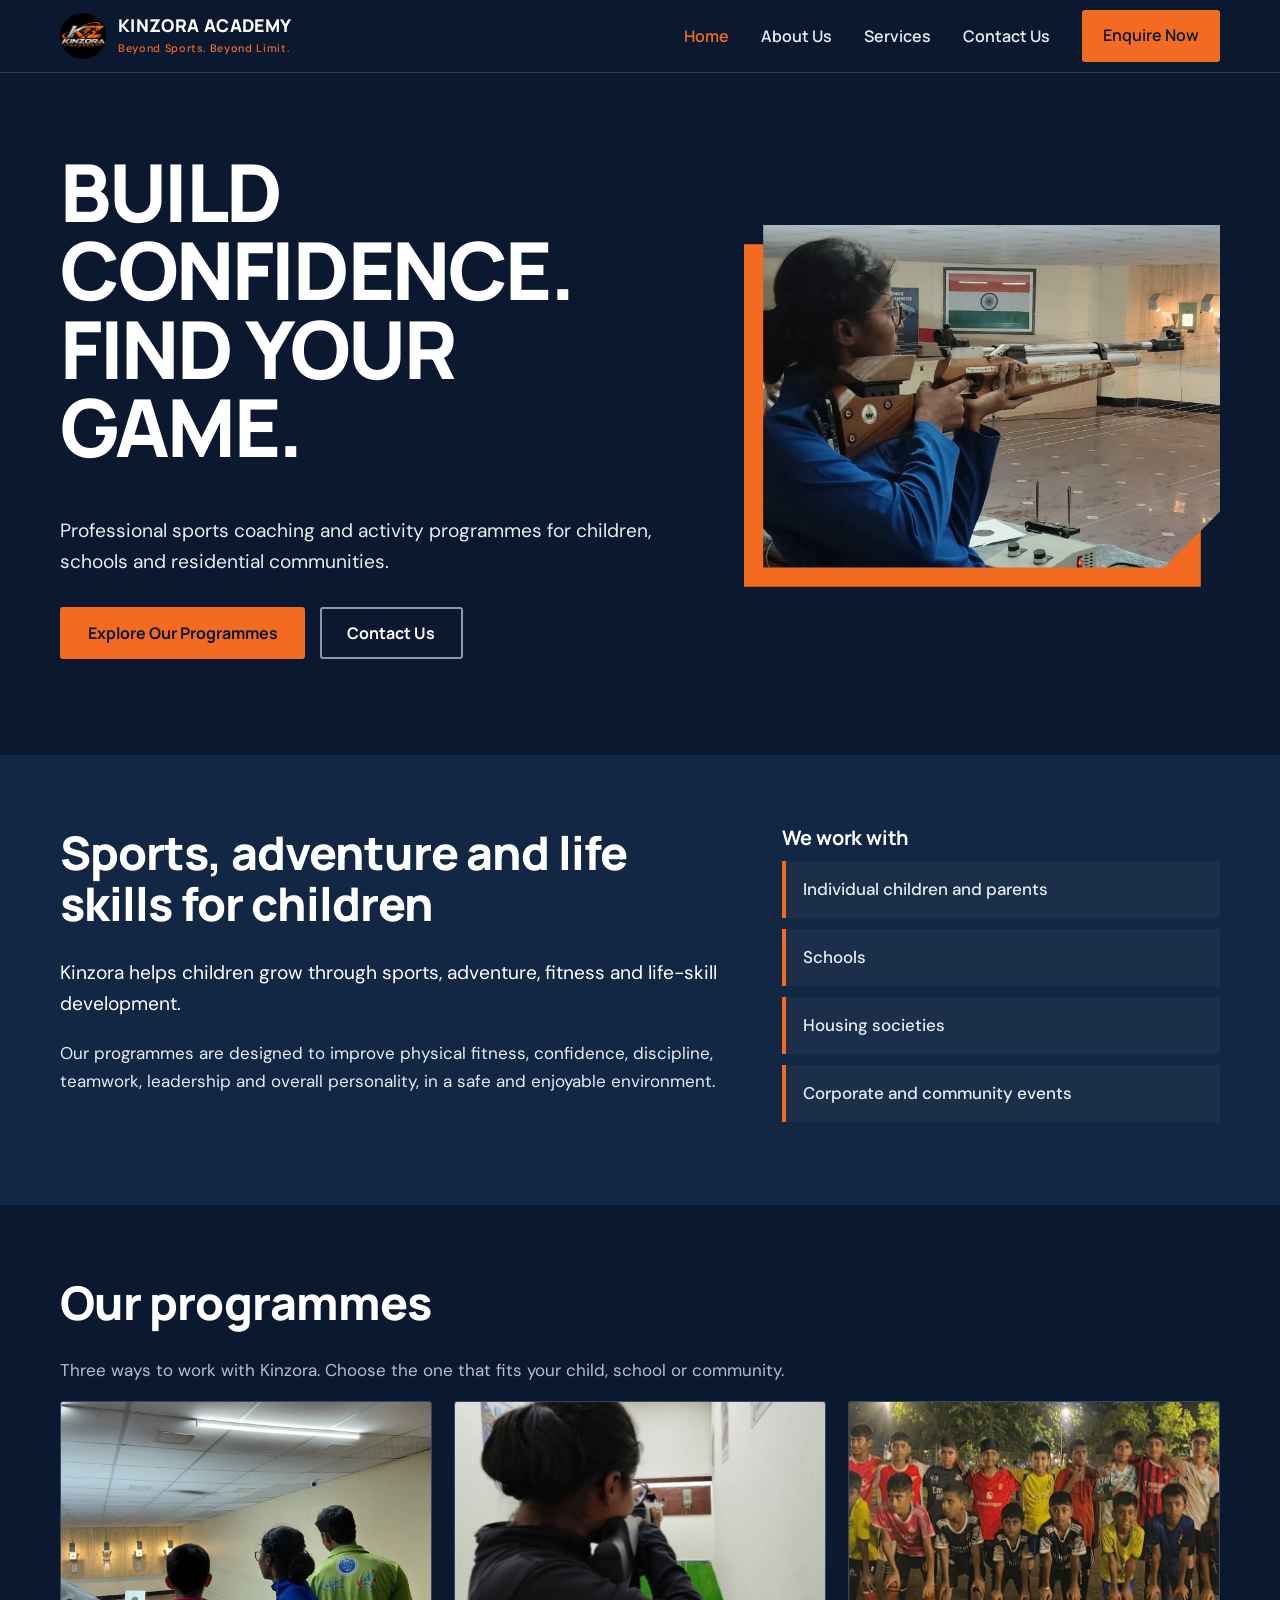
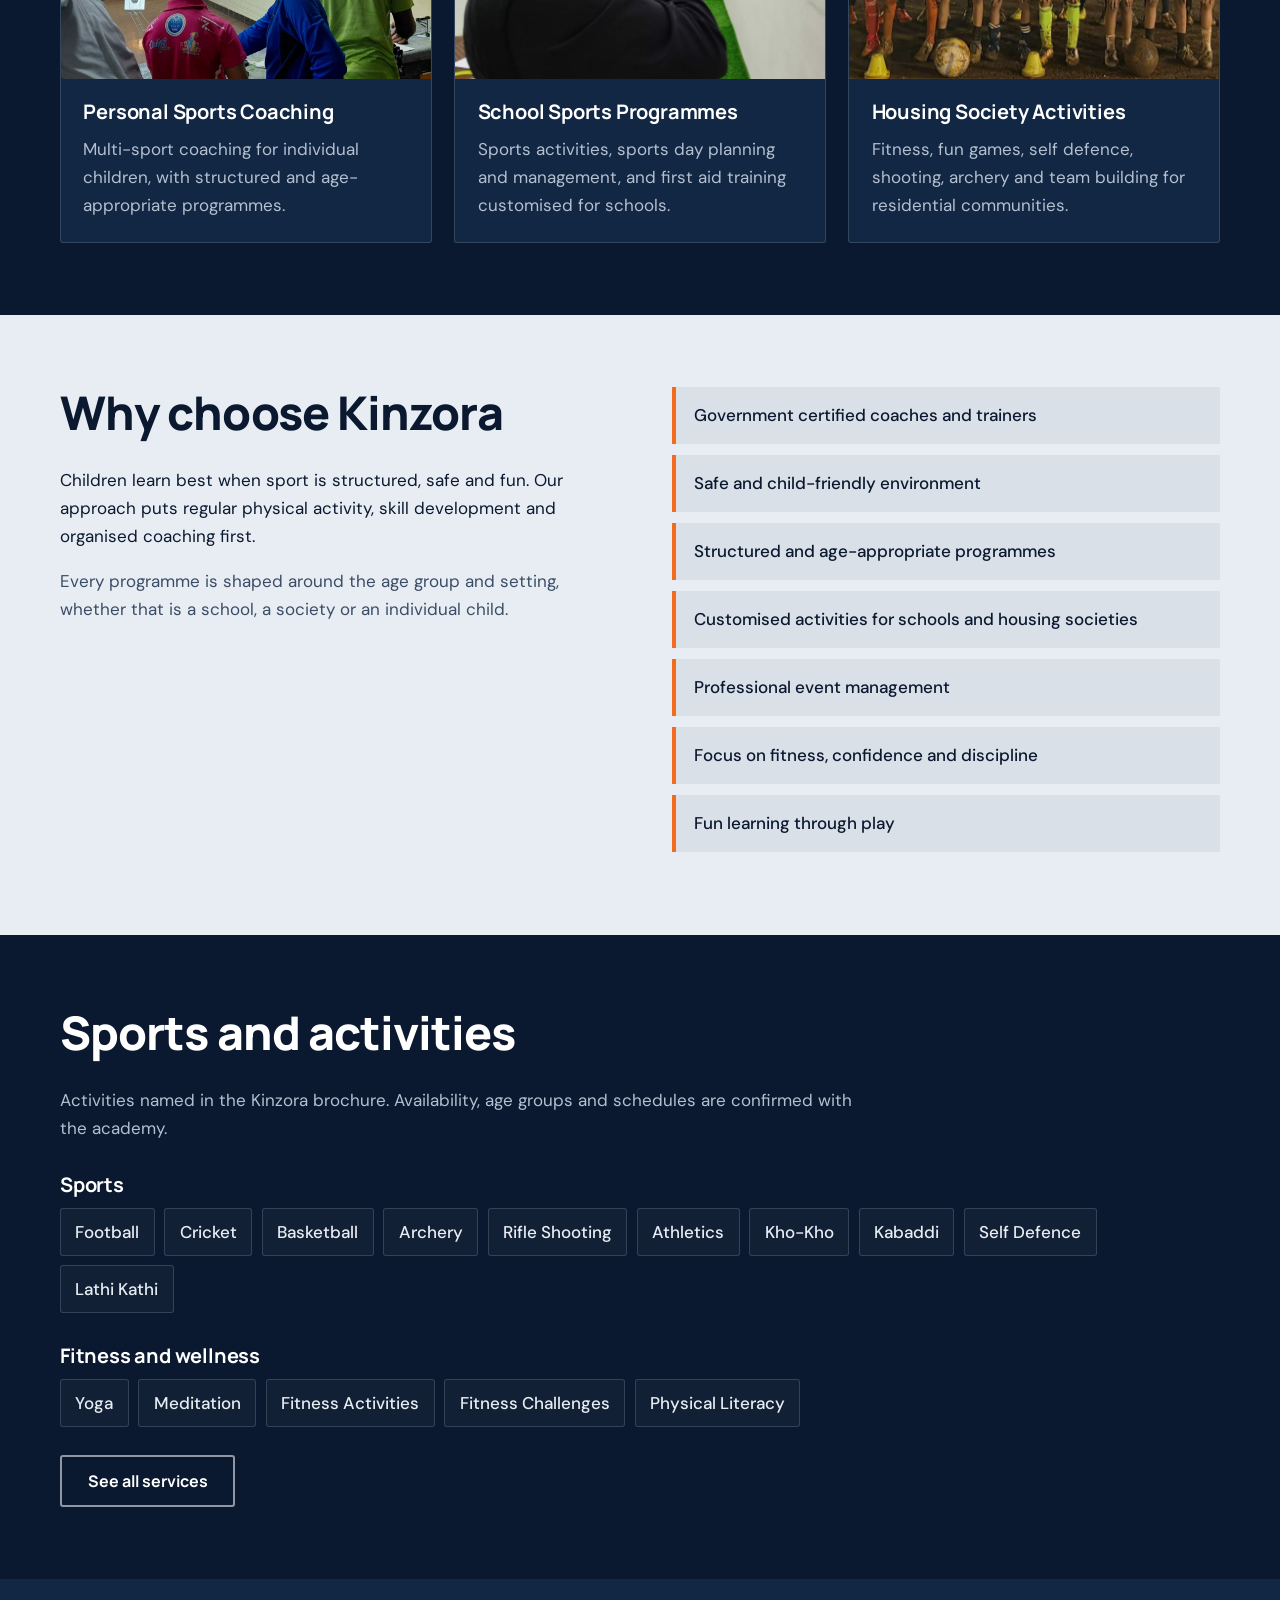
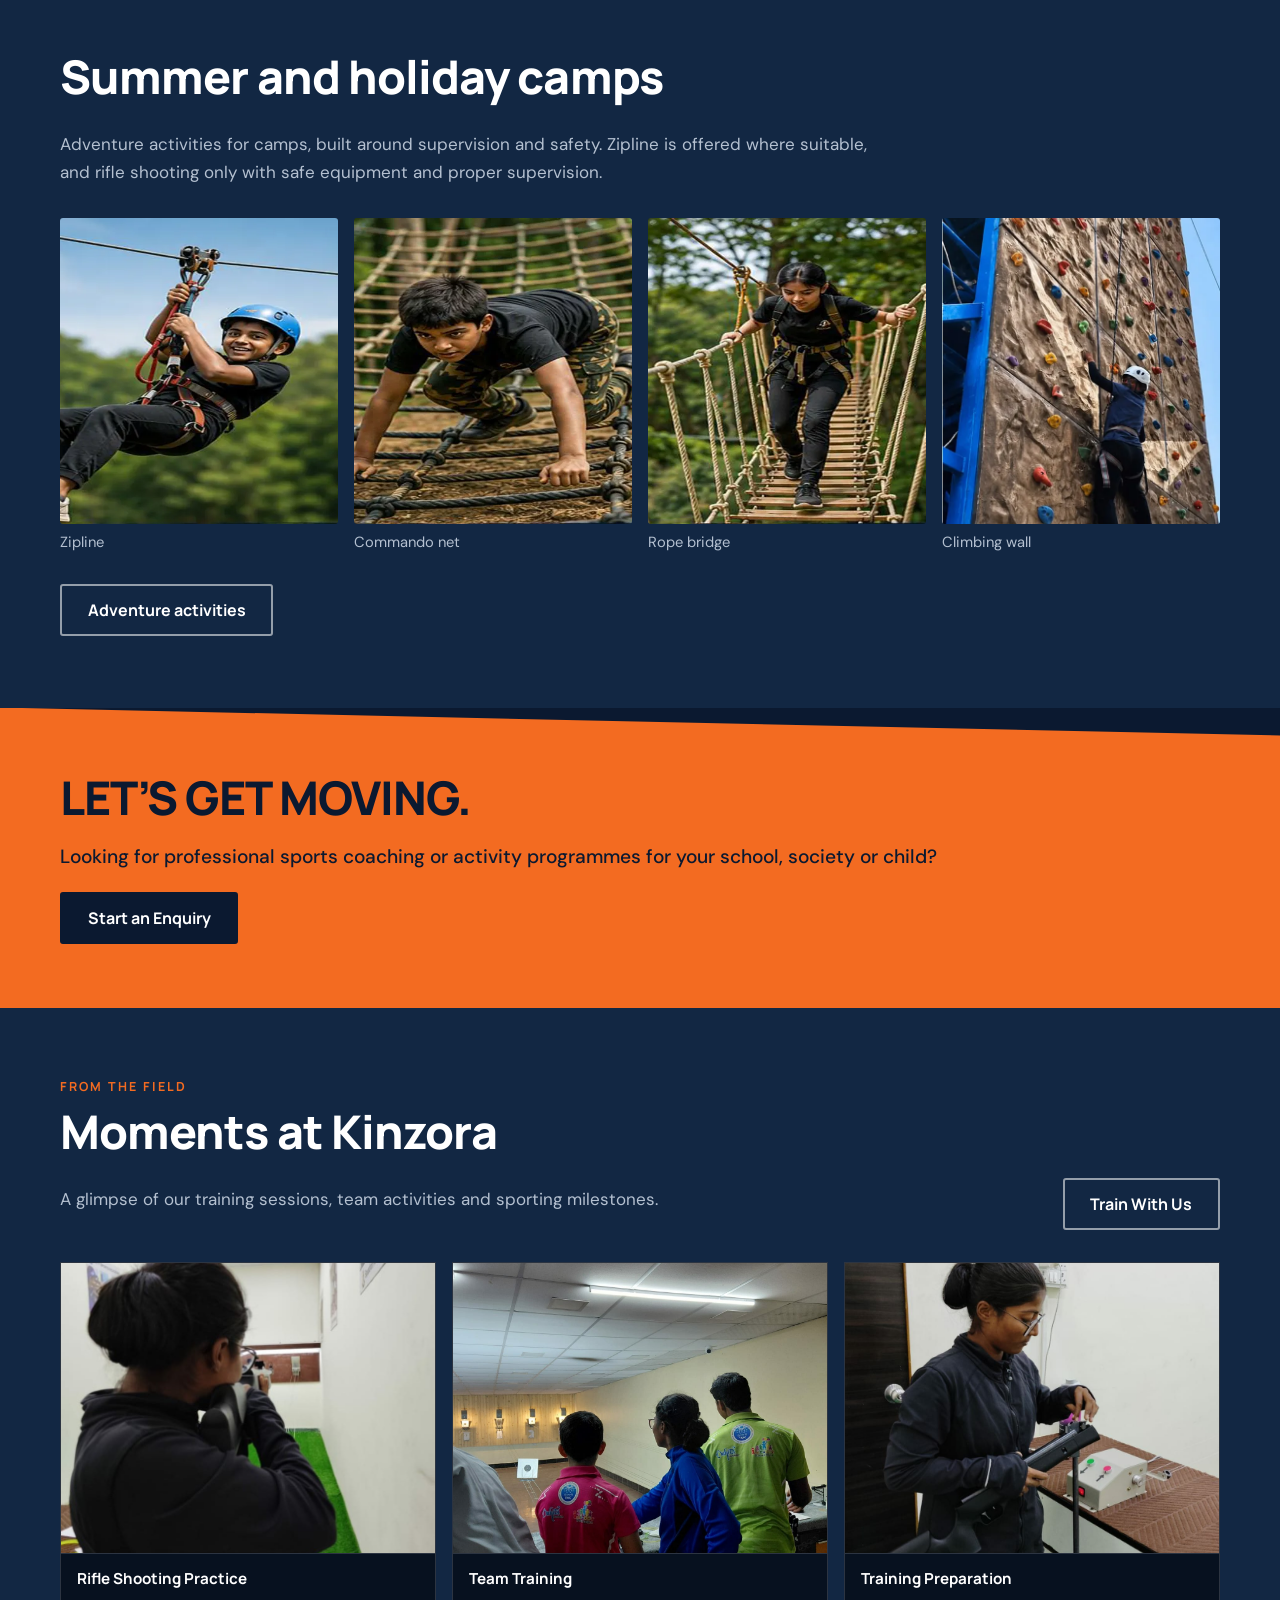
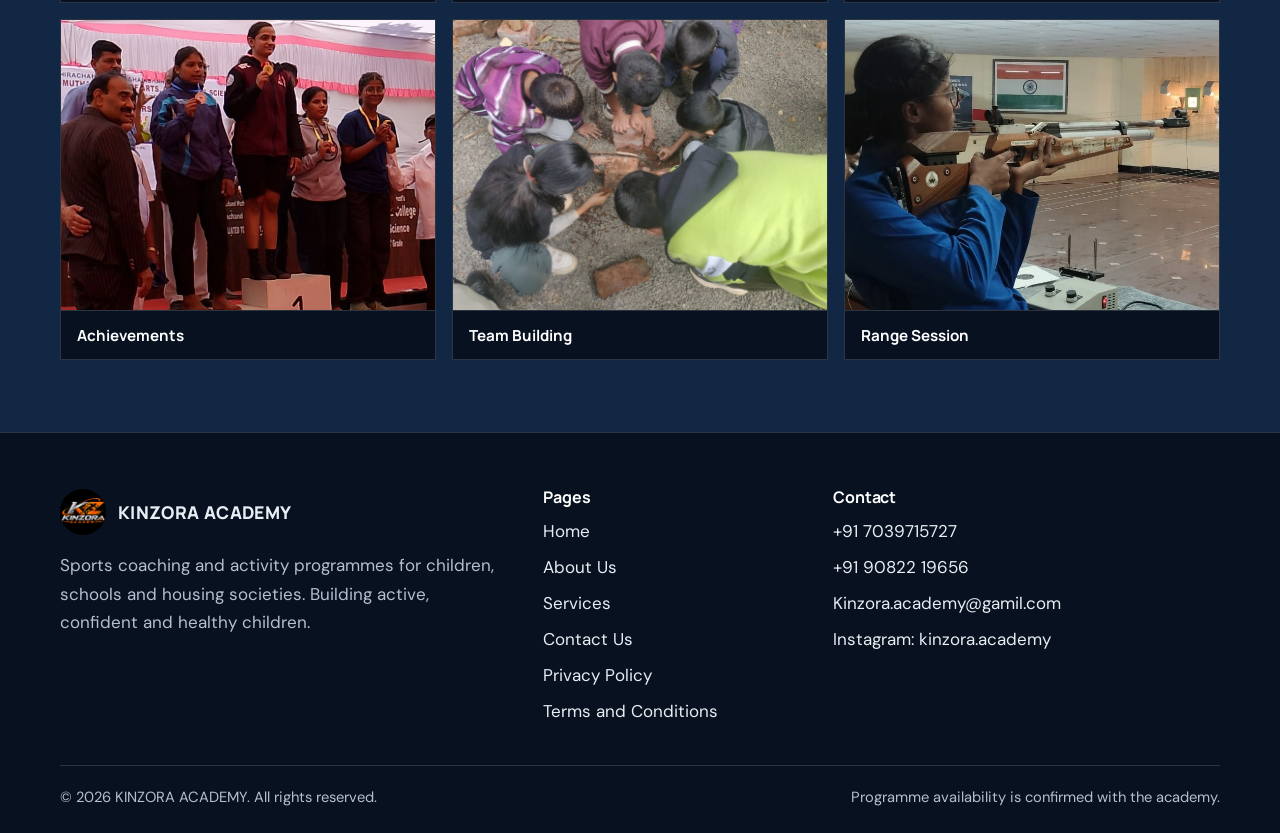
<file: index.html>
<!DOCTYPE html>
<html lang="en">
<head>
<meta charset="utf-8">
<meta name="viewport" content="width=device-width, initial-scale=1">
<title>KINZORA ACADEMY | Sports Coaching for Children, Schools and Societies</title>
<meta name="description" content="Professional sports coaching and activity programmes for children, schools and housing societies. Enquire with KINZORA ACADEMY.">
<link rel="canonical" href="https://satyaprakash0930.github.io/Play-Vora-/">
<meta name="theme-color" content="#0B1930">
<meta property="og:type" content="website"><meta property="og:site_name" content="KINZORA ACADEMY">
<meta property="og:title" content="KINZORA ACADEMY | Sports Coaching for Children, Schools and Societies"><meta property="og:description" content="Professional sports coaching and activity programmes for children, schools and housing societies. Enquire with KINZORA ACADEMY.">
<meta property="og:url" content="https://satyaprakash0930.github.io/Play-Vora-/index.html"><meta property="og:image" content="https://satyaprakash0930.github.io/Play-Vora-/assets/images/kinzora-social-preview.jpg">
<meta name="twitter:card" content="summary_large_image"><meta name="twitter:title" content="KINZORA ACADEMY | Sports Coaching for Children, Schools and Societies">
<meta name="twitter:description" content="Professional sports coaching and activity programmes for children, schools and housing societies. Enquire with KINZORA ACADEMY."><meta name="twitter:image" content="https://satyaprakash0930.github.io/Play-Vora-/assets/images/kinzora-social-preview.jpg">
<link rel="icon" href="assets/favicon.svg" type="image/svg+xml">
<link rel="preconnect" href="https://fonts.googleapis.com"><link rel="preconnect" href="https://fonts.gstatic.com" crossorigin>
<link rel="stylesheet" href="https://fonts.googleapis.com/css2?family=DM+Sans:wght@400;500;700&family=Manrope:wght@600;700;800&display=swap">
<link rel="stylesheet" href="css/style.css">
<script type="application/ld+json">{"@context":"https://schema.org","@type":"SportsActivityLocation","name":"KINZORA ACADEMY","description":"Sports coaching and activity programmes for children, schools and housing societies.","telephone":"+917039715727","email":"kinzora5@gmail.com","sameAs":["https://www.instagram.com/play.vora/"]}</script>
</head>
<body>
<a class="skip" href="#main">Skip to content</a>
<header class="hdr"><div class="wrap">
<a class="brand" href="index.html"><img src="assets/images/kinzora-logo.png" alt="" width="180" height="177" style="width:46px;height:46px"><span>KINZORA ACADEMY<small>Beyond Sports. Beyond Limit.</small></span></a>
<button class="nav-btn" aria-expanded="false" aria-controls="site-nav">Menu</button>
<nav id="site-nav" class="nav" aria-label="Main"><a href="index.html" aria-current="page">Home</a><a href="about.html">About Us</a><a href="services.html">Services</a><a href="contact.html">Contact Us</a><a class="btn" href="contact.html">Enquire Now</a></nav>
</div></header>
<main id="main">

<section class="hero"><div class="wrap">
<div><h1>Build confidence. Find your game.</h1>
<p>Professional sports coaching and activity programmes for children, schools and residential communities.</p>
<div class="btn-row"><a class="btn" href="services.html">Explore Our Programmes</a><a class="btn ghost" href="contact.html">Contact Us</a></div></div>
<div class="hero-img"><img src="assets/images/kinzora-range-session.jpg" alt="An instructor briefing a group of students in blue uniforms during a school activity session" width="983" height="674" fetchpriority="high" decoding="async"></div>
</div></section>

<section class="sec alt"><div class="wrap split wide-l">
<div><h2>Sports, adventure and life skills for children</h2>
<p class="lead">Kinzora helps children grow through sports, adventure, fitness and life-skill development.</p>
<p>Our programmes are designed to improve physical fitness, confidence, discipline, teamwork, leadership and overall personality, in a safe and enjoyable environment.</p></div>
<div><h3>We work with</h3><ul class="tick"><li>Individual children and parents</li><li>Schools</li><li>Housing societies</li><li>Corporate and community events</li></ul></div>
</div></section>

<section class="sec" id="programmes"><div class="wrap">
<h2>Our programmes</h2><p class="muted">Three ways to work with Kinzora. Choose the one that fits your child, school or community.</p>
<div class="cards">
<article class="card reveal"><img src="assets/images/kinzora-team-training.jpg" alt="Children standing in a row holding air rifles at an indoor shooting range with their instructors" width="1000" height="689" loading="lazy" decoding="async"><div class="body"><h3><a href="services.html#sports">Personal Sports Coaching</a></h3><p>Multi-sport coaching for individual children, with structured and age-appropriate programmes.</p></div></article>
<article class="card reveal"><img src="assets/images/kinzora-shooting-practice.jpg" alt="A student aiming an air rifle in an indoor school shooting range" width="733" height="1044" loading="lazy" decoding="async"><div class="body"><h3><a href="contact.html#school">School Sports Programmes</a></h3><p>Sports activities, sports day planning and management, and first aid training customised for schools.</p></div></article>
<article class="card reveal"><img src="assets/images/society-football.webp" alt="A group of boys in football jerseys posing with footballs on a floodlit ground" width="883" height="566" loading="lazy" decoding="async"><div class="body"><h3><a href="contact.html#society">Housing Society Activities</a></h3><p>Fitness, fun games, self defence, shooting, archery and team building for residential communities.</p></div></article>
</div></div></section>

<section class="sec light"><div class="wrap split">
<div><h2>Why choose Kinzora</h2><p>Children learn best when sport is structured, safe and fun. Our approach puts regular physical activity, skill development and organised coaching first.</p>
<p class="muted">Every programme is shaped around the age group and setting, whether that is a school, a society or an individual child.</p></div>
<div><ul class="tick"><li>Government certified coaches and trainers<!-- VERIFY: claim taken from brochure; confirm documentary proof before publishing --></li><li>Safe and child-friendly environment</li><li>Structured and age-appropriate programmes</li><li>Customised activities for schools and housing societies</li><li>Professional event management</li><li>Focus on fitness, confidence and discipline</li><li>Fun learning through play</li></ul></div>
</div></section>

<section class="sec" id="activities"><div class="wrap">
<h2>Sports and activities</h2>
<p class="muted">Activities named in the Kinzora brochure. Availability, age groups and schedules are confirmed with the academy.</p>
<h3 style="margin-top:2rem">Sports</h3><ul class="tags"><li>Football</li><li>Cricket</li><li>Basketball</li><li>Archery</li><li>Rifle Shooting</li><li>Athletics</li><li>Kho-Kho</li><li>Kabaddi</li><li>Self Defence</li><li>Lathi Kathi</li></ul>
<h3 style="margin-top:2rem">Fitness and wellness</h3><ul class="tags"><li>Yoga</li><li>Meditation</li><li>Fitness Activities</li><li>Fitness Challenges</li><li>Physical Literacy</li></ul>
<div class="btn-row"><a class="btn ghost" href="services.html">See all services</a></div>
</div></section>

<section class="sec alt" id="camps"><div class="wrap">
<h2>Summer and holiday camps</h2>
<p class="muted">Adventure activities for camps, built around supervision and safety. Zipline is offered where suitable, and rifle shooting only with safe equipment and proper supervision.</p>
<div class="photos four" style="margin-top:2rem">
<figure class="reveal"><img src="assets/images/zipline.webp" alt="A child in a helmet and harness riding a zipline above trees" width="703" height="518" loading="lazy" decoding="async"><figcaption>Zipline</figcaption></figure>
<figure class="reveal"><img src="assets/images/commando-net.webp" alt="A child crawling across a rope commando net" width="655" height="518" loading="lazy" decoding="async"><figcaption>Commando net</figcaption></figure>
<figure class="reveal"><img src="assets/images/rope-bridge.webp" alt="A girl in a harness walking across a rope bridge among trees" width="634" height="518" loading="lazy" decoding="async"><figcaption>Rope bridge</figcaption></figure>
<figure class="reveal"><img src="assets/images/climbing-wall.webp" alt="A student wearing a helmet climbing an outdoor rock-climbing wall" width="572" height="1087" loading="lazy" decoding="async"><figcaption>Climbing wall</figcaption></figure>
</div>
<div class="btn-row"><a class="btn ghost" href="services.html#adventure">Adventure activities</a></div>
</div></section>
<section class="cta"><div class="wrap"><h2>LET’S GET MOVING.</h2><p>Looking for professional sports coaching or activity programmes for your school, society or child?</p><a class="btn" href="contact.html">Start an Enquiry</a></div></section>

</main>

<section class="sec alt" id="gallery"><div class="wrap">
<div class="gallery-heading"><div><p class="eyebrow">FROM THE FIELD</p><h2>Moments at Kinzora</h2><p class="muted">A glimpse of our training sessions, team activities and sporting milestones.</p></div><a class="btn ghost" href="contact.html">Train With Us</a></div>
<div class="gallery-grid">
<figure class="gallery-item"><img src="assets/images/kinzora-shooting-practice.jpg" alt="Athlete practising at an indoor rifle shooting range" loading="lazy"><figcaption>Rifle Shooting Practice</figcaption></figure>
<figure class="gallery-item"><img src="assets/images/kinzora-team-training.jpg" alt="Students and coaches during a supervised shooting session" loading="lazy"><figcaption>Team Training</figcaption></figure>
<figure class="gallery-item"><img src="assets/images/kinzora-equipment.jpg" alt="Athlete preparing supervised shooting equipment" loading="lazy"><figcaption>Training Preparation</figcaption></figure>
<figure class="gallery-item"><img src="assets/images/kinzora-awards.jpg" alt="Athletes receiving medals at a sports event" loading="lazy"><figcaption>Achievements</figcaption></figure>
<figure class="gallery-item"><img src="assets/images/kinzora-team-building.jpg" alt="Children taking part in an outdoor team-building activity" loading="lazy"><figcaption>Team Building</figcaption></figure>
<figure class="gallery-item"><img src="assets/images/kinzora-range-session.jpg" alt="Athlete taking part in a supervised indoor shooting session" loading="lazy"><figcaption>Range Session</figcaption></figure>
</div></div></section>
<footer class="ftr"><div class="wrap">
<div class="grid">
<div><a class="brand" href="index.html"><img src="assets/images/kinzora-logo.png" alt="" width="180" height="177" loading="lazy" style="width:46px;height:46px"><span>KINZORA ACADEMY</span></a>
<p class="muted" style="margin-top:1rem">Sports coaching and activity programmes for children, schools and housing societies. Building active, confident and healthy children.</p></div>
<div><h3>Pages</h3><ul><li><a href="index.html">Home</a></li><li><a href="about.html">About Us</a></li><li><a href="services.html">Services</a></li><li><a href="contact.html">Contact Us</a></li><li><a href="privacy.html">Privacy Policy</a></li><li><a href="terms.html">Terms and Conditions</a></li></ul></div>
<div><h3>Contact</h3><ul>
<li><a href="tel:+917039715727">+91 7039715727</a></li><li><a href="tel:+919082219656">+91 90822 19656</a></li>
<li><a href="mailto:Kinzora.academy@gamil.com">Kinzora.academy@gamil.com</a></li>
<li><a href="https://www.instagram.com/kinzora.academy?xtok=MWJua3E1cWtieGUzNQ==" target="_blank" rel="noopener noreferrer">Instagram: kinzora.academy</a></li></ul></div>
</div>
<div class="legal"><span>&copy; <span id="year">2026</span> KINZORA ACADEMY. All rights reserved.</span><span>Programme availability is confirmed with the academy.</span></div>
</div></footer>
<script src="js/main.js" defer></script>
</body>
</html>
</file>
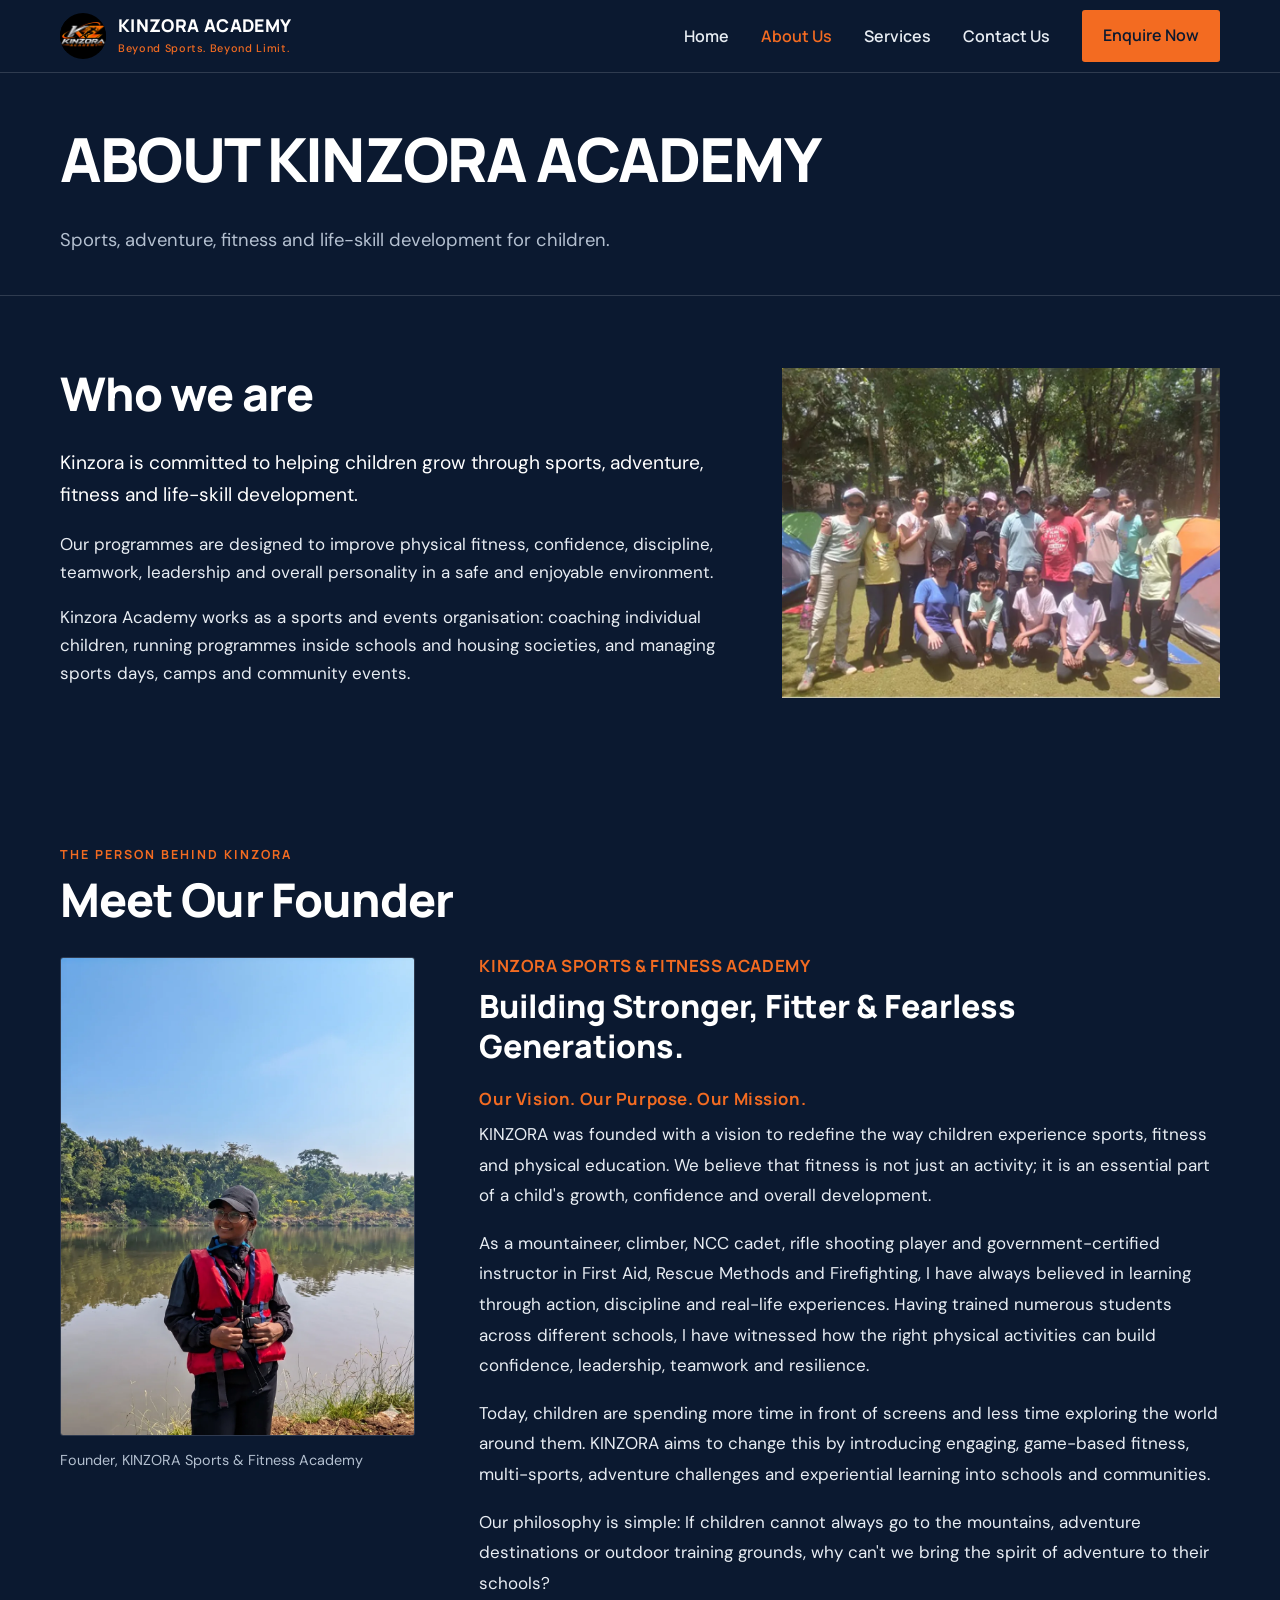
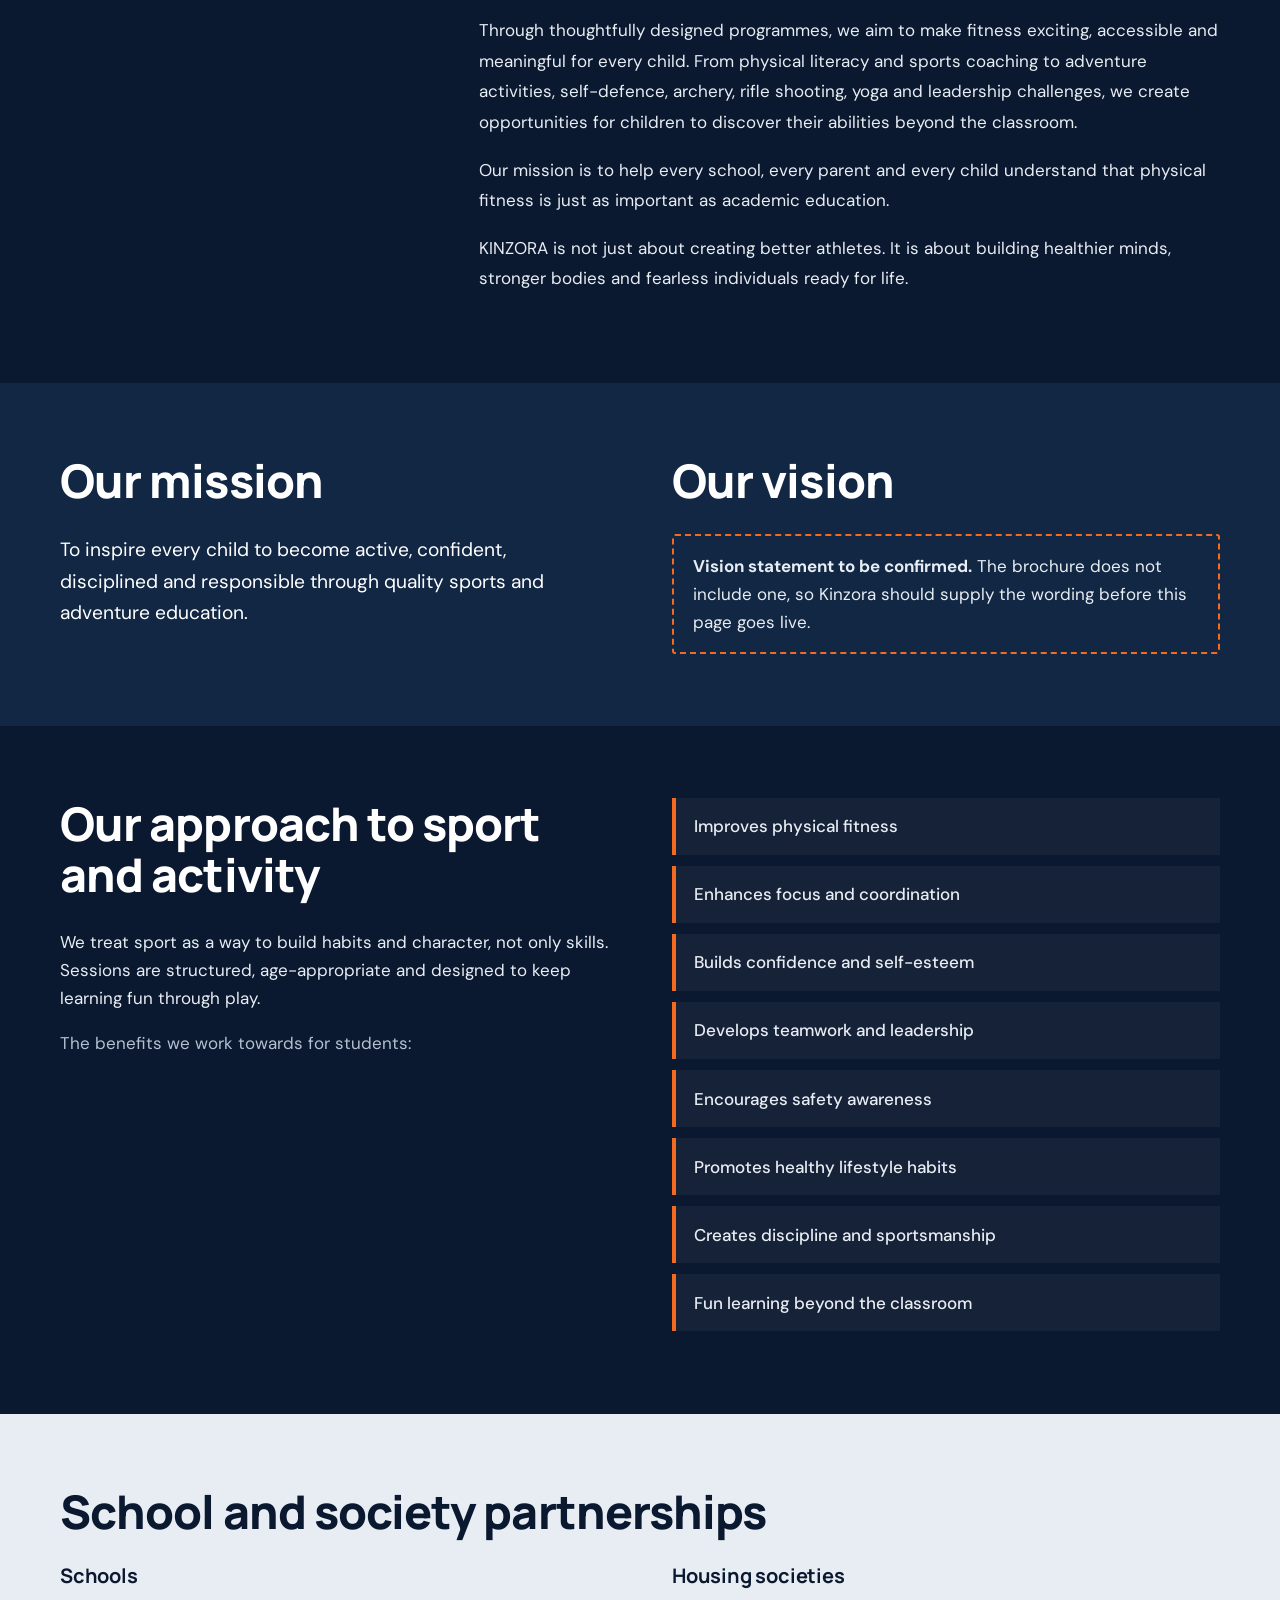
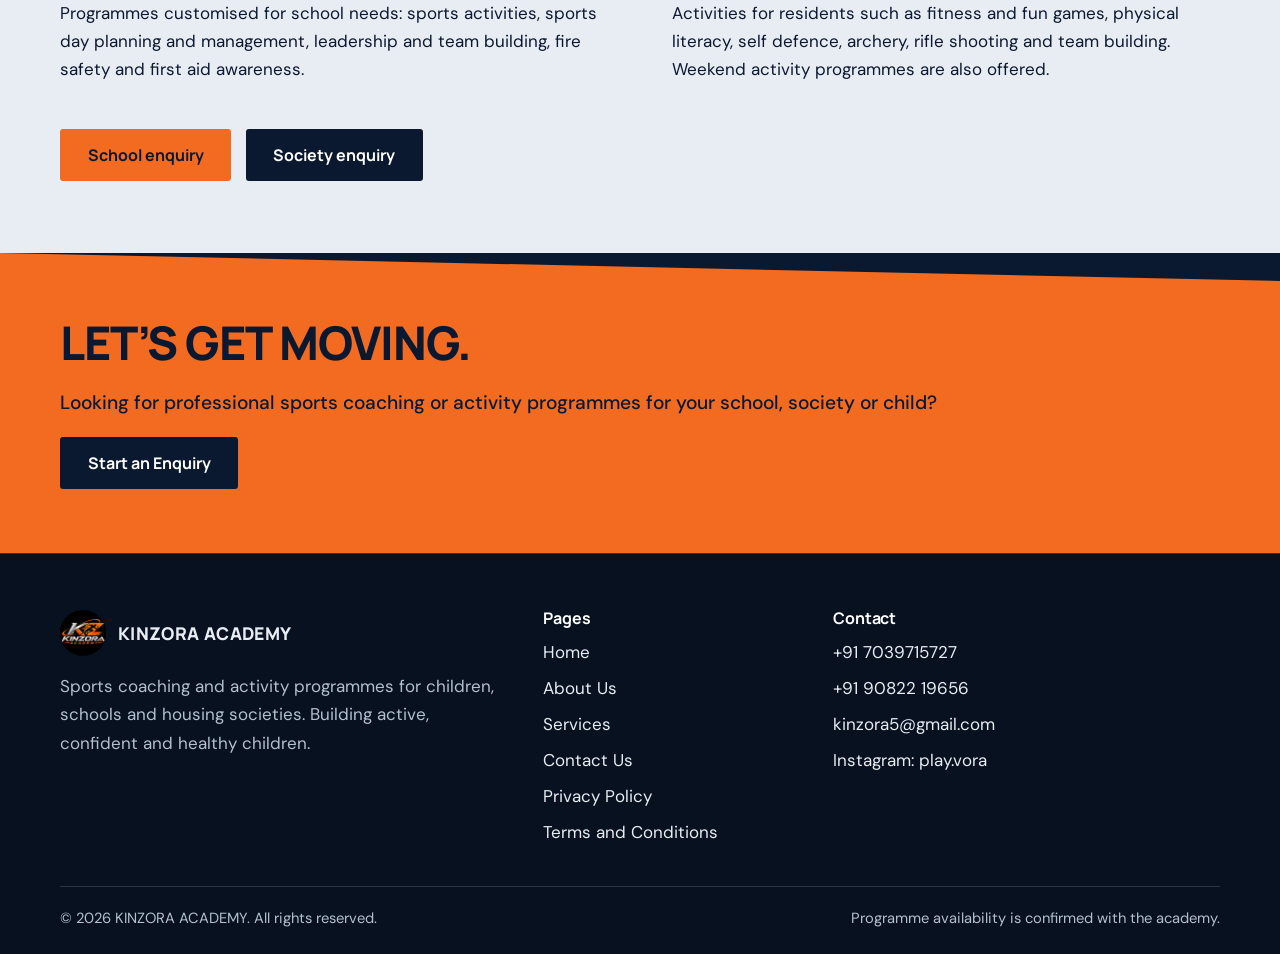
<file: about.html>
<!DOCTYPE html>
<html lang="en">
<head>
<meta charset="utf-8">
<meta name="viewport" content="width=device-width, initial-scale=1">
<title>About Us | KINZORA ACADEMY</title>
<meta name="description" content="Learn about KINZORA ACADEMY: our mission, approach to sport and activity, and our work with schools and housing societies.">
<link rel="canonical" href="https://satyaprakash0930.github.io/Play-Vora-/about.html">
<meta name="theme-color" content="#0B1930">
<meta property="og:type" content="website"><meta property="og:site_name" content="KINZORA ACADEMY">
<meta property="og:title" content="About Us | KINZORA ACADEMY"><meta property="og:description" content="Learn about KINZORA ACADEMY: our mission, approach to sport and activity, and our work with schools and housing societies.">
<meta property="og:url" content="https://satyaprakash0930.github.io/Play-Vora-/about.html"><meta property="og:image" content="https://satyaprakash0930.github.io/Play-Vora-/assets/images/kinzora-social-preview.jpg">
<meta name="twitter:card" content="summary_large_image"><meta name="twitter:title" content="About Us | KINZORA ACADEMY">
<meta name="twitter:description" content="Learn about KINZORA ACADEMY: our mission, approach to sport and activity, and our work with schools and housing societies."><meta name="twitter:image" content="https://satyaprakash0930.github.io/Play-Vora-/assets/images/kinzora-social-preview.jpg">
<link rel="icon" href="assets/favicon.svg" type="image/svg+xml">
<link rel="preconnect" href="https://fonts.googleapis.com"><link rel="preconnect" href="https://fonts.gstatic.com" crossorigin>
<link rel="stylesheet" href="https://fonts.googleapis.com/css2?family=DM+Sans:wght@400;500;700&family=Manrope:wght@600;700;800&display=swap">
<link rel="stylesheet" href="css/style.css">
</head>
<body>
<a class="skip" href="#main">Skip to content</a>
<header class="hdr"><div class="wrap">
<a class="brand" href="index.html"><img src="assets/images/kinzora-logo.png" alt="" width="180" height="177" style="width:46px;height:46px"><span>KINZORA ACADEMY<small>Beyond Sports. Beyond Limit.</small></span></a>
<button class="nav-btn" aria-expanded="false" aria-controls="site-nav">Menu</button>
<nav id="site-nav" class="nav" aria-label="Main"><a href="index.html">Home</a><a href="about.html" aria-current="page">About Us</a><a href="services.html">Services</a><a href="contact.html">Contact Us</a><a class="btn" href="contact.html">Enquire Now</a></nav>
</div></header>
<main id="main">
<section class="page-hero"><div class="wrap"><h1>About Kinzora Academy</h1><p class="muted">Sports, adventure, fitness and life-skill development for children.</p></div></section>
<section class="sec"><div class="wrap split wide-l">
<div><h2>Who we are</h2>
<p class="lead">Kinzora is committed to helping children grow through sports, adventure, fitness and life-skill development.</p>
<p>Our programmes are designed to improve physical fitness, confidence, discipline, teamwork, leadership and overall personality in a safe and enjoyable environment.</p>
<p>Kinzora Academy works as a sports and events organisation: coaching individual children, running programmes inside schools and housing societies, and managing sports days, camps and community events.</p></div>
<img src="assets/images/camp-group.webp" alt="Children and instructors posing together in front of tents at an outdoor camp" width="979" height="735" loading="lazy" decoding="async">
</div></section>


<section class="sec founder-section" id="founder">
  <div class="wrap">
    <p class="eyebrow">THE PERSON BEHIND KINZORA</p>
    <h2>Meet Our Founder</h2>
    <div class="founder-layout">
      <div class="founder-photo-wrap">
        <img src="assets/images/kinzora-founder.webp" alt="Founder of KINZORA Sports & Fitness Academy outdoors beside a lake" width="1000" height="1400" loading="lazy" decoding="async">
        <p class="founder-photo-caption">Founder, KINZORA Sports & Fitness Academy</p>
      </div>
      <div class="founder-copy">
        <h3>KINZORA SPORTS &amp; FITNESS ACADEMY</h3>
        <p class="founder-lead">Building Stronger, Fitter &amp; Fearless Generations.</p>
        <h3>Our Vision. Our Purpose. Our Mission.</h3>
        <p>KINZORA was founded with a vision to redefine the way children experience sports, fitness and physical education. We believe that fitness is not just an activity; it is an essential part of a child's growth, confidence and overall development.</p>
        <p>As a mountaineer, climber, NCC cadet, rifle shooting player and government-certified instructor in First Aid, Rescue Methods and Firefighting, I have always believed in learning through action, discipline and real-life experiences. Having trained numerous students across different schools, I have witnessed how the right physical activities can build confidence, leadership, teamwork and resilience.</p>
        <p>Today, children are spending more time in front of screens and less time exploring the world around them. KINZORA aims to change this by introducing engaging, game-based fitness, multi-sports, adventure challenges and experiential learning into schools and communities.</p>
        <p>Our philosophy is simple: If children cannot always go to the mountains, adventure destinations or outdoor training grounds, why can't we bring the spirit of adventure to their schools?</p>
        <p>Through thoughtfully designed programmes, we aim to make fitness exciting, accessible and meaningful for every child. From physical literacy and sports coaching to adventure activities, self-defence, archery, rifle shooting, yoga and leadership challenges, we create opportunities for children to discover their abilities beyond the classroom.</p>
        <p>Our mission is to help every school, every parent and every child understand that physical fitness is just as important as academic education.</p>
        <p>KINZORA is not just about creating better athletes. It is about building healthier minds, stronger bodies and fearless individuals ready for life.</p>
      </div>
    </div>
  </div>
</section>

<section class="sec alt"><div class="wrap split">
<div><h2>Our mission</h2><p class="lead">To inspire every child to become active, confident, disciplined and responsible through quality sports and adventure education.</p></div>
<div><h2>Our vision</h2><div class="placeholder"><p style="margin:0"><!-- EDITABLE: replace with the owner-approved vision statement --><strong>Vision statement to be confirmed.</strong> The brochure does not include one, so Kinzora should supply the wording before this page goes live.</p></div></div>
</div></section>

<section class="sec"><div class="wrap split">
<div><h2>Our approach to sport and activity</h2><p>We treat sport as a way to build habits and character, not only skills. Sessions are structured, age-appropriate and designed to keep learning fun through play.</p>
<p class="muted">The benefits we work towards for students:</p></div>
<div><ul class="tick"><li>Improves physical fitness</li><li>Enhances focus and coordination</li><li>Builds confidence and self-esteem</li><li>Develops teamwork and leadership</li><li>Encourages safety awareness</li><li>Promotes healthy lifestyle habits</li><li>Creates discipline and sportsmanship</li><li>Fun learning beyond the classroom</li></ul></div>
</div></section>

<section class="sec light"><div class="wrap">
<h2>School and society partnerships</h2>
<div class="split"><div><h3>Schools</h3><p>Programmes customised for school needs: sports activities, sports day planning and management, leadership and team building, fire safety and first aid awareness.</p></div>
<div><h3>Housing societies</h3><p>Activities for residents such as fitness and fun games, physical literacy, self defence, archery, rifle shooting and team building. Weekend activity programmes are also offered.</p></div></div>
<div class="btn-row"><a class="btn" href="contact.html#school">School enquiry</a><a class="btn" href="contact.html#society" style="background:var(--navy);border-color:var(--navy);color:#fff">Society enquiry</a></div>
</div></section>
<section class="cta"><div class="wrap"><h2>LET’S GET MOVING.</h2><p>Looking for professional sports coaching or activity programmes for your school, society or child?</p><a class="btn" href="contact.html">Start an Enquiry</a></div></section>

</main>
<footer class="ftr"><div class="wrap">
<div class="grid">
<div><a class="brand" href="index.html"><img src="assets/images/kinzora-logo.png" alt="" width="180" height="177" loading="lazy" style="width:46px;height:46px"><span>KINZORA ACADEMY</span></a>
<p class="muted" style="margin-top:1rem">Sports coaching and activity programmes for children, schools and housing societies. Building active, confident and healthy children.</p></div>
<div><h3>Pages</h3><ul><li><a href="index.html">Home</a></li><li><a href="about.html">About Us</a></li><li><a href="services.html">Services</a></li><li><a href="contact.html">Contact Us</a></li><li><a href="privacy.html">Privacy Policy</a></li><li><a href="terms.html">Terms and Conditions</a></li></ul></div>
<div><h3>Contact</h3><ul>
<li><a href="tel:+917039715727">+91 7039715727</a></li><li><a href="tel:+919082219656">+91 90822 19656</a></li>
<li><a href="mailto:kinzora5@gmail.com">kinzora5@gmail.com</a></li>
<li><a href="https://www.instagram.com/play.vora/" target="_blank" rel="noopener noreferrer">Instagram: play.vora</a></li></ul></div>
</div>
<div class="legal"><span>&copy; <span id="year">2026</span> KINZORA ACADEMY. All rights reserved.</span><span>Programme availability is confirmed with the academy.</span></div>
</div></footer>
<script src="js/main.js" defer></script>
</body>
</html>
</file>
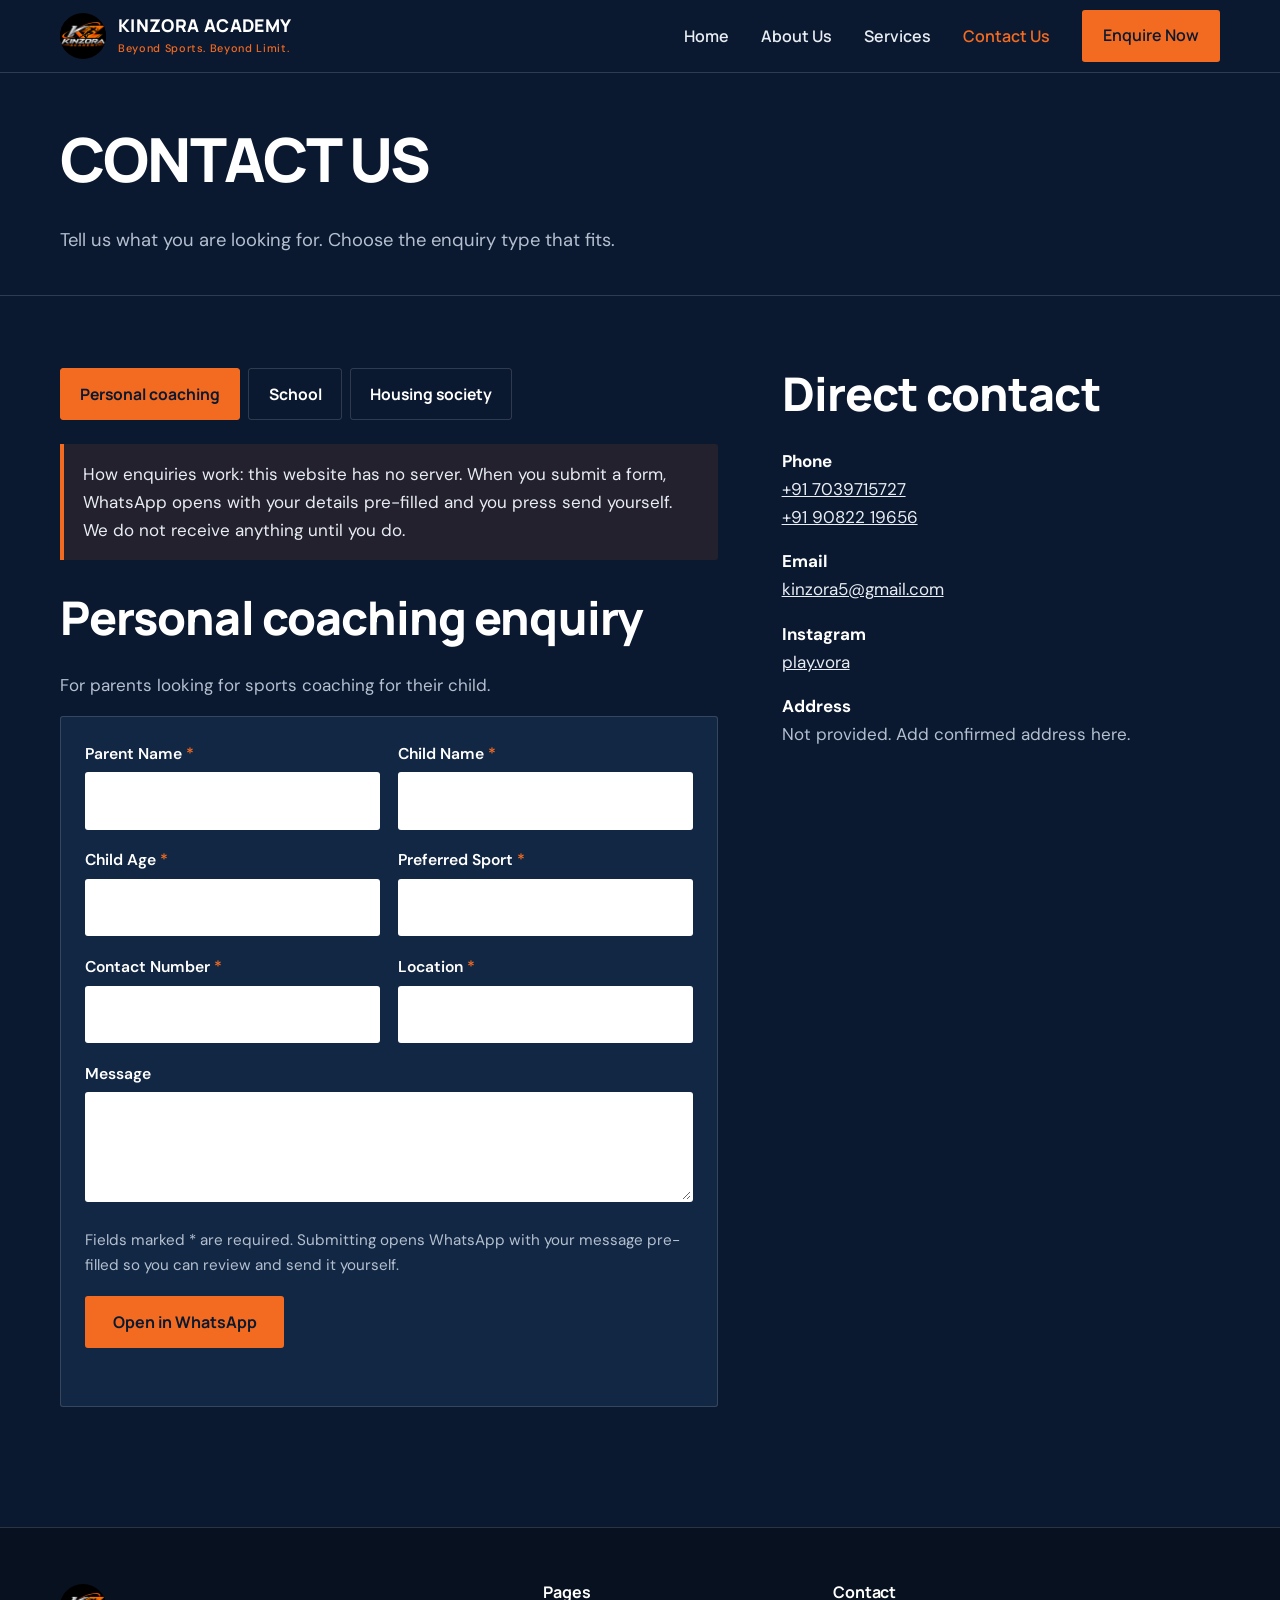
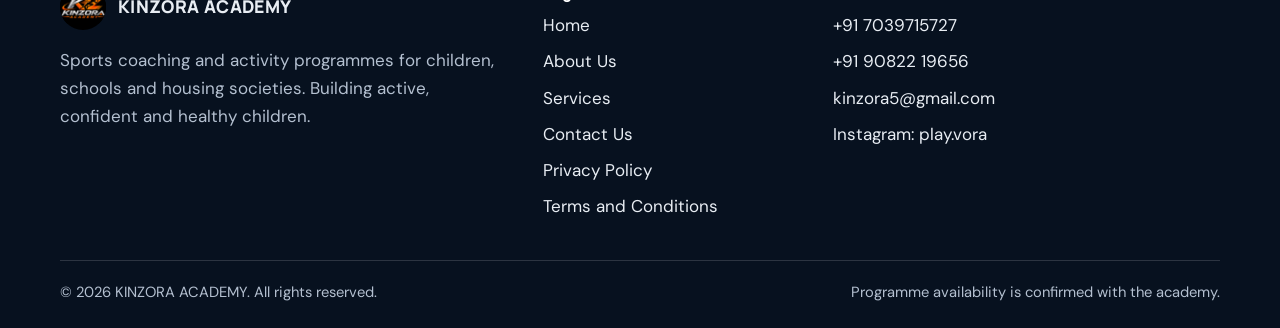
<file: contact.html>
<!DOCTYPE html>
<html lang="en">
<head>
<meta charset="utf-8">
<meta name="viewport" content="width=device-width, initial-scale=1">
<title>Contact Us and Enquiries | KINZORA ACADEMY</title>
<meta name="description" content="Send an enquiry to KINZORA ACADEMY for personal coaching, school partnerships or housing society activities via WhatsApp.">
<link rel="canonical" href="https://satyaprakash0930.github.io/Play-Vora-/contact.html">
<meta name="theme-color" content="#0B1930">
<meta property="og:type" content="website"><meta property="og:site_name" content="KINZORA ACADEMY">
<meta property="og:title" content="Contact Us and Enquiries | KINZORA ACADEMY"><meta property="og:description" content="Send an enquiry to KINZORA ACADEMY for personal coaching, school partnerships or housing society activities via WhatsApp.">
<meta property="og:url" content="https://satyaprakash0930.github.io/Play-Vora-/contact.html"><meta property="og:image" content="https://satyaprakash0930.github.io/Play-Vora-/assets/images/kinzora-social-preview.jpg">
<meta name="twitter:card" content="summary_large_image"><meta name="twitter:title" content="Contact Us and Enquiries | KINZORA ACADEMY">
<meta name="twitter:description" content="Send an enquiry to KINZORA ACADEMY for personal coaching, school partnerships or housing society activities via WhatsApp."><meta name="twitter:image" content="https://satyaprakash0930.github.io/Play-Vora-/assets/images/kinzora-social-preview.jpg">
<link rel="icon" href="assets/favicon.svg" type="image/svg+xml">
<link rel="preconnect" href="https://fonts.googleapis.com"><link rel="preconnect" href="https://fonts.gstatic.com" crossorigin>
<link rel="stylesheet" href="https://fonts.googleapis.com/css2?family=DM+Sans:wght@400;500;700&family=Manrope:wght@600;700;800&display=swap">
<link rel="stylesheet" href="css/style.css">
</head>
<body>
<a class="skip" href="#main">Skip to content</a>
<header class="hdr"><div class="wrap">
<a class="brand" href="index.html"><img src="assets/images/kinzora-logo.png" alt="" width="180" height="177" style="width:46px;height:46px"><span>KINZORA ACADEMY<small>Beyond Sports. Beyond Limit.</small></span></a>
<button class="nav-btn" aria-expanded="false" aria-controls="site-nav">Menu</button>
<nav id="site-nav" class="nav" aria-label="Main"><a href="index.html">Home</a><a href="about.html">About Us</a><a href="services.html">Services</a><a href="contact.html" aria-current="page">Contact Us</a><a class="btn" href="contact.html">Enquire Now</a></nav>
</div></header>
<main id="main">
<section class="page-hero"><div class="wrap"><h1>Contact us</h1><p class="muted">Tell us what you are looking for. Choose the enquiry type that fits.</p></div></section>
<section class="sec"><div class="wrap split wide-l">
<div>
<div class="tabs" role="tablist" aria-label="Enquiry type">
<button role="tab" id="t-personal" aria-controls="personal" aria-selected="true">Personal coaching</button>
<button role="tab" id="t-school" aria-controls="school" aria-selected="false" tabindex="-1">School</button>
<button role="tab" id="t-society" aria-controls="society" aria-selected="false" tabindex="-1">Housing society</button></div>
<p class="note" style="margin-bottom:2rem">How enquiries work: this website has no server. When you submit a form, WhatsApp opens with your details pre-filled and you press send yourself. We do not receive anything until you do.</p>
<section class="panel" id="personal" aria-labelledby="personal-h"><h2 id="personal-h">Personal coaching enquiry</h2><p class="muted">For parents looking for sports coaching for their child.</p><form data-enquiry data-title="Personal Coaching Enquiry" novalidate><div class="two"><div><label for="p-parent">Parent Name <span class="req" aria-hidden="true">*</span></label><input type="text" id="p-parent" name="p-parent" data-label="Parent Name" required maxlength="120" aria-describedby="p-parent-err"><p class="err" id="p-parent-err" role="alert"></p></div><div><label for="p-child">Child Name <span class="req" aria-hidden="true">*</span></label><input type="text" id="p-child" name="p-child" data-label="Child Name" required maxlength="120" aria-describedby="p-child-err"><p class="err" id="p-child-err" role="alert"></p></div></div><div class="two"><div><label for="p-age">Child Age <span class="req" aria-hidden="true">*</span></label><input type="number" id="p-age" name="p-age" data-label="Child Age" required min="10" max="100" inputmode="numeric" maxlength="120" aria-describedby="p-age-err"><p class="err" id="p-age-err" role="alert"></p></div><div><label for="p-sport">Preferred Sport <span class="req" aria-hidden="true">*</span></label><input type="text" id="p-sport" name="p-sport" data-label="Preferred Sport" required list="sports-list" maxlength="120" aria-describedby="p-sport-err"><p class="err" id="p-sport-err" role="alert"></p></div></div><div class="two"><div><label for="p-phone">Contact Number <span class="req" aria-hidden="true">*</span></label><input type="tel" id="p-phone" name="p-phone" data-label="Contact Number" required inputmode="tel" autocomplete="tel" maxlength="120" aria-describedby="p-phone-err"><p class="err" id="p-phone-err" role="alert"></p></div><div><label for="p-loc">Location <span class="req" aria-hidden="true">*</span></label><input type="text" id="p-loc" name="p-loc" data-label="Location" required maxlength="120" aria-describedby="p-loc-err"><p class="err" id="p-loc-err" role="alert"></p></div></div><div><label for="p-msg">Message</label><textarea id="p-msg" name="p-msg" data-label="Message" maxlength="600" aria-describedby="p-msg-err"></textarea><p class="err" id="p-msg-err" role="alert"></p></div><p class="form-note">Fields marked * are required. Submitting opens WhatsApp with your message pre-filled so you can review and send it yourself.</p><div><button class="btn" type="submit">Open in WhatsApp</button></div><p class="form-status" role="status" aria-live="polite"></p></form></section><section class="panel" id="school" aria-labelledby="school-h"><h2 id="school-h">School partnership enquiry</h2><p class="muted">For principals, management and physical education coordinators.</p><form data-enquiry data-title="School Partnership Enquiry" novalidate><div class="two"><div><label for="s-school">School Name <span class="req" aria-hidden="true">*</span></label><input type="text" id="s-school" name="s-school" data-label="School Name" required maxlength="120" aria-describedby="s-school-err"><p class="err" id="s-school-err" role="alert"></p></div><div><label for="s-contact">Contact Person <span class="req" aria-hidden="true">*</span></label><input type="text" id="s-contact" name="s-contact" data-label="Contact Person" required maxlength="120" aria-describedby="s-contact-err"><p class="err" id="s-contact-err" role="alert"></p></div></div><div class="two"><div><label for="s-desig">Designation <span class="req" aria-hidden="true">*</span></label><input type="text" id="s-desig" name="s-desig" data-label="Designation" required maxlength="120" aria-describedby="s-desig-err"><p class="err" id="s-desig-err" role="alert"></p></div><div><label for="s-phone">Phone Number <span class="req" aria-hidden="true">*</span></label><input type="tel" id="s-phone" name="s-phone" data-label="Phone Number" required inputmode="tel" maxlength="120" aria-describedby="s-phone-err"><p class="err" id="s-phone-err" role="alert"></p></div></div><div><label for="s-email">Email Address <span class="req" aria-hidden="true">*</span></label><input type="email" id="s-email" name="s-email" data-label="Email Address" required autocomplete="email" maxlength="120" aria-describedby="s-email-err"><p class="err" id="s-email-err" role="alert"></p></div><fieldset id="s-progs" data-required-group data-label="Required Sports Programmes" aria-describedby="s-progs-err"><legend>Required Sports Programmes <span class="req" aria-hidden="true">*</span></legend><div class="checks"><label><input type="checkbox" value="Football">Football</label><label><input type="checkbox" value="Cricket">Cricket</label><label><input type="checkbox" value="Basketball">Basketball</label><label><input type="checkbox" value="Archery">Archery</label><label><input type="checkbox" value="Rifle Shooting">Rifle Shooting</label><label><input type="checkbox" value="Athletics">Athletics</label><label><input type="checkbox" value="Kho-Kho">Kho-Kho</label><label><input type="checkbox" value="Kabaddi">Kabaddi</label><label><input type="checkbox" value="Self Defence">Self Defence</label><label><input type="checkbox" value="Lathi Kathi">Lathi Kathi</label><label><input type="checkbox" value="Physical Literacy">Physical Literacy</label><label><input type="checkbox" value="Yoga and Fitness">Yoga and Fitness</label><label><input type="checkbox" value="Adventure Activities">Adventure Activities</label><label><input type="checkbox" value="First Aid">First Aid</label><label><input type="checkbox" value="Fire Safety Awareness">Fire Safety Awareness</label><label><input type="checkbox" value="Sports Day Planning">Sports Day Planning</label></div><p class="err" id="s-progs-err" role="alert"></p></fieldset><div><label for="s-msg">Message</label><textarea id="s-msg" name="s-msg" data-label="Message" maxlength="600" aria-describedby="s-msg-err"></textarea><p class="err" id="s-msg-err" role="alert"></p></div><p class="form-note">Fields marked * are required. Submitting opens WhatsApp with your message pre-filled so you can review and send it yourself.</p><div><button class="btn" type="submit">Open in WhatsApp</button></div><p class="form-status" role="status" aria-live="polite"></p></form></section><section class="panel" id="society" aria-labelledby="society-h"><h2 id="society-h">Housing society enquiry</h2><p class="muted">For housing society committees and residential communities.</p><form data-enquiry data-title="Housing Society Enquiry" novalidate><div class="two"><div><label for="h-society">Society Name <span class="req" aria-hidden="true">*</span></label><input type="text" id="h-society" name="h-society" data-label="Society Name" required maxlength="120" aria-describedby="h-society-err"><p class="err" id="h-society-err" role="alert"></p></div><div><label for="h-contact">Contact Person <span class="req" aria-hidden="true">*</span></label><input type="text" id="h-contact" name="h-contact" data-label="Contact Person" required maxlength="120" aria-describedby="h-contact-err"><p class="err" id="h-contact-err" role="alert"></p></div></div><div class="two"><div><label for="h-loc">Location <span class="req" aria-hidden="true">*</span></label><input type="text" id="h-loc" name="h-loc" data-label="Location" required maxlength="120" aria-describedby="h-loc-err"><p class="err" id="h-loc-err" role="alert"></p></div><div><label for="h-phone">Phone Number <span class="req" aria-hidden="true">*</span></label><input type="tel" id="h-phone" name="h-phone" data-label="Phone Number" required inputmode="tel" maxlength="120" aria-describedby="h-phone-err"><p class="err" id="h-phone-err" role="alert"></p></div></div><fieldset id="h-acts" data-required-group data-label="Activities Required" aria-describedby="h-acts-err"><legend>Activities Required <span class="req" aria-hidden="true">*</span></legend><div class="checks"><label><input type="checkbox" value="Rifle Shooting">Rifle Shooting</label><label><input type="checkbox" value="Archery">Archery</label><label><input type="checkbox" value="Fitness and Fun Games">Fitness and Fun Games</label><label><input type="checkbox" value="Physical Literacy">Physical Literacy</label><label><input type="checkbox" value="Self Defence">Self Defence</label><label><input type="checkbox" value="Team Building Activities">Team Building Activities</label><label><input type="checkbox" value="Weekend Activities">Weekend Activities</label><label><input type="checkbox" value="Camps">Camps</label></div><p class="err" id="h-acts-err" role="alert"></p></fieldset><div><label for="h-msg">Message</label><textarea id="h-msg" name="h-msg" data-label="Message" maxlength="600" aria-describedby="h-msg-err"></textarea><p class="err" id="h-msg-err" role="alert"></p></div><p class="form-note">Fields marked * are required. Submitting opens WhatsApp with your message pre-filled so you can review and send it yourself.</p><div><button class="btn" type="submit">Open in WhatsApp</button></div><p class="form-status" role="status" aria-live="polite"></p></form></section><datalist id="sports-list"><option value="Football"><option value="Cricket"><option value="Basketball"><option value="Archery"><option value="Rifle Shooting"><option value="Athletics"><option value="Kho-Kho"><option value="Kabaddi"><option value="Self Defence"><option value="Lathi Kathi"><option value="Yoga"><option value="Fitness"></datalist></div>
<aside><h2>Direct contact</h2>
<ul class="contact-list">
<li><strong>Phone</strong><a href="tel:+917039715727">+91 7039715727</a><br><a href="tel:+919082219656">+91 90822 19656</a></li>
<li><strong>Email</strong><a href="mailto:kinzora5@gmail.com">kinzora5@gmail.com</a></li>
<li><strong>Instagram</strong><a href="https://www.instagram.com/play.vora/" target="_blank" rel="noopener noreferrer">play.vora</a></li>
<li><strong>Address</strong><span class="muted">Not provided. Add confirmed address here.</span></li></ul></aside>
</div></section>

</main>
<footer class="ftr"><div class="wrap">
<div class="grid">
<div><a class="brand" href="index.html"><img src="assets/images/kinzora-logo.png" alt="" width="180" height="177" loading="lazy" style="width:46px;height:46px"><span>KINZORA ACADEMY</span></a>
<p class="muted" style="margin-top:1rem">Sports coaching and activity programmes for children, schools and housing societies. Building active, confident and healthy children.</p></div>
<div><h3>Pages</h3><ul><li><a href="index.html">Home</a></li><li><a href="about.html">About Us</a></li><li><a href="services.html">Services</a></li><li><a href="contact.html">Contact Us</a></li><li><a href="privacy.html">Privacy Policy</a></li><li><a href="terms.html">Terms and Conditions</a></li></ul></div>
<div><h3>Contact</h3><ul>
<li><a href="tel:+917039715727">+91 7039715727</a></li><li><a href="tel:+919082219656">+91 90822 19656</a></li>
<li><a href="mailto:kinzora5@gmail.com">kinzora5@gmail.com</a></li>
<li><a href="https://www.instagram.com/play.vora/" target="_blank" rel="noopener noreferrer">Instagram: play.vora</a></li></ul></div>
</div>
<div class="legal"><span>&copy; <span id="year">2026</span> KINZORA ACADEMY. All rights reserved.</span><span>Programme availability is confirmed with the academy.</span></div>
</div></footer>
<script src="js/main.js" defer></script>
</body>
</html>
</file>
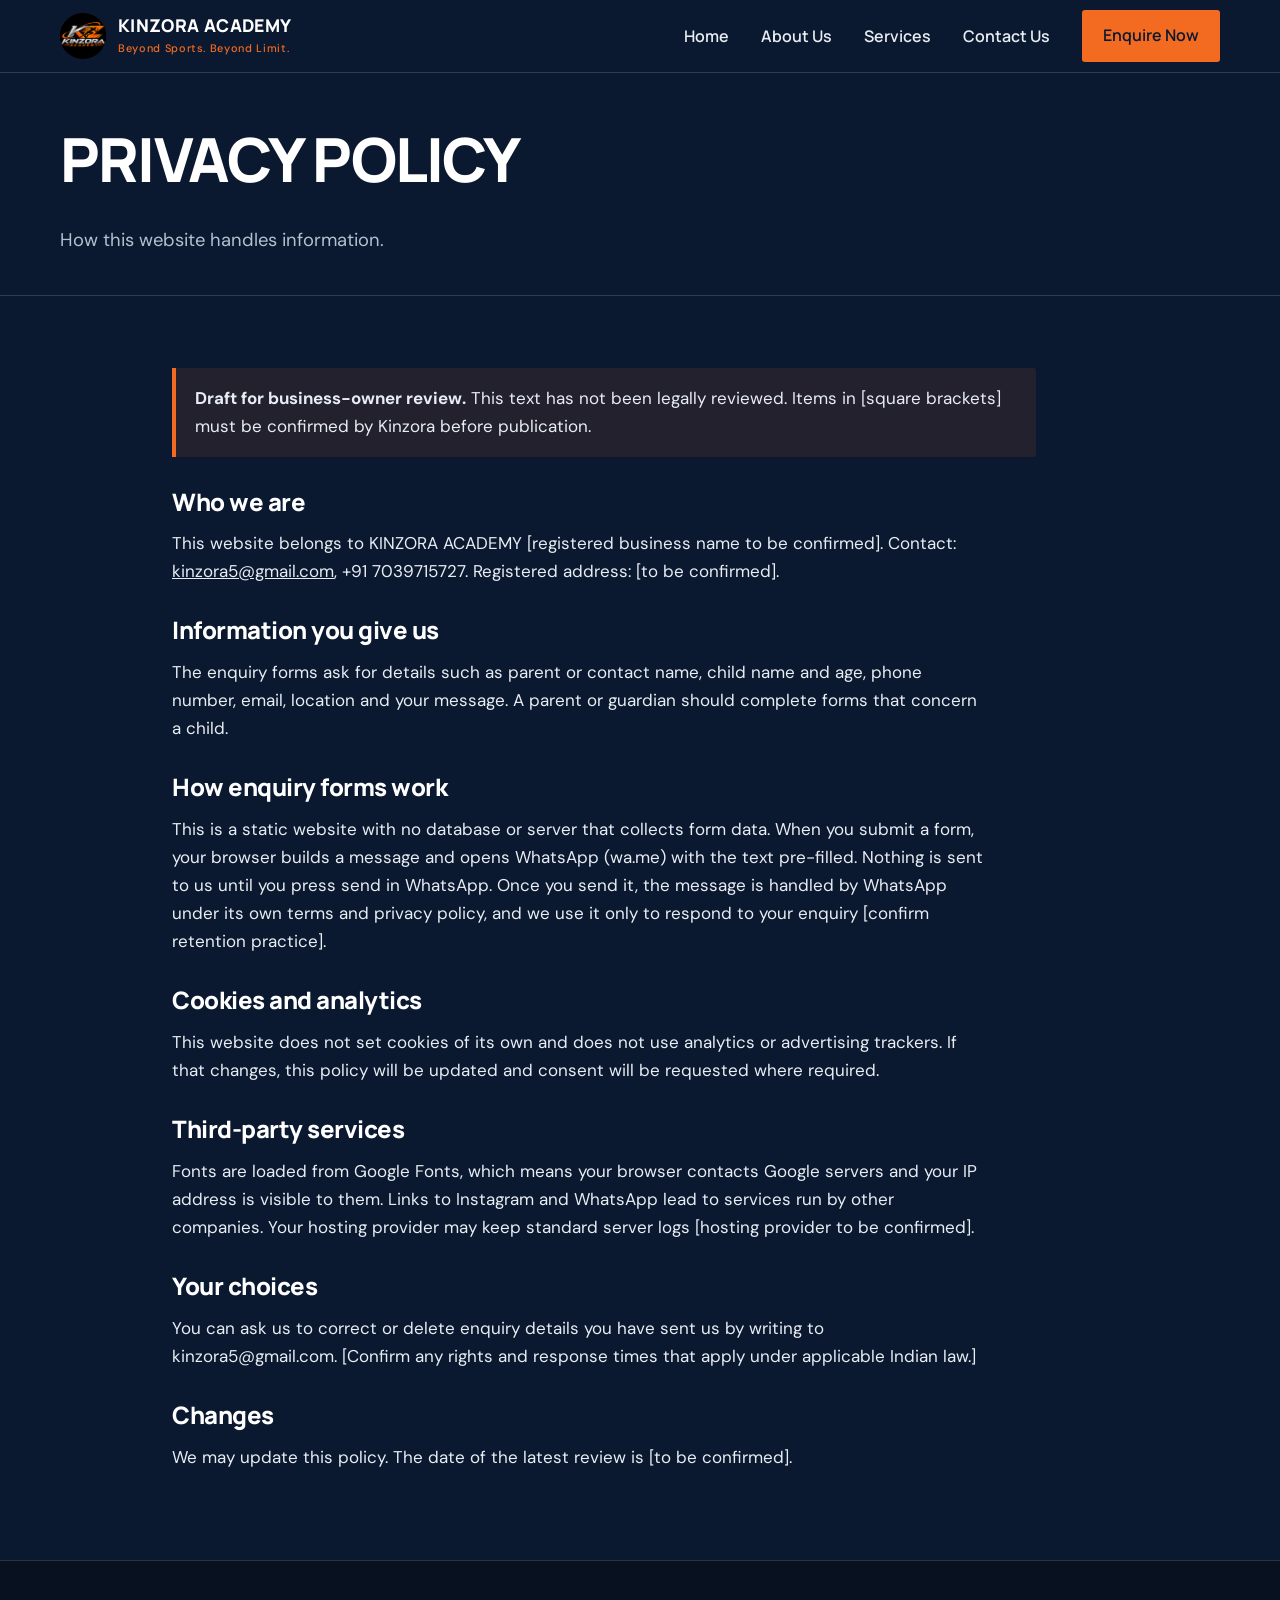
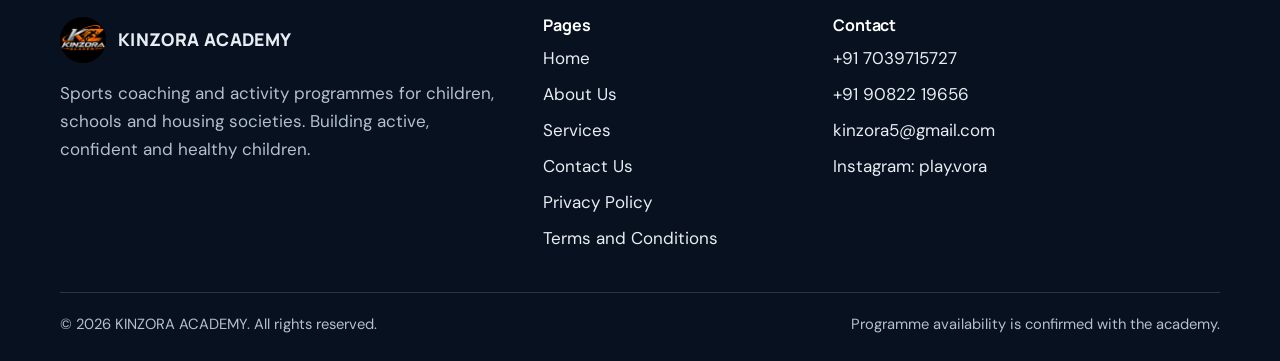
<file: privacy.html>
<!DOCTYPE html>
<html lang="en">
<head>
<meta charset="utf-8">
<meta name="viewport" content="width=device-width, initial-scale=1">
<title>Privacy Policy | KINZORA ACADEMY</title>
<meta name="description" content="Privacy policy draft for the KINZORA ACADEMY website, including how WhatsApp enquiry links work.">
<link rel="canonical" href="https://satyaprakash0930.github.io/Play-Vora-/privacy.html">
<meta name="theme-color" content="#0B1930">
<meta property="og:type" content="website"><meta property="og:site_name" content="KINZORA ACADEMY">
<meta property="og:title" content="Privacy Policy | KINZORA ACADEMY"><meta property="og:description" content="Privacy policy draft for the KINZORA ACADEMY website, including how WhatsApp enquiry links work.">
<meta property="og:url" content="https://satyaprakash0930.github.io/Play-Vora-/privacy.html"><meta property="og:image" content="https://satyaprakash0930.github.io/Play-Vora-/assets/images/kinzora-social-preview.jpg">
<meta name="twitter:card" content="summary_large_image"><meta name="twitter:title" content="Privacy Policy | KINZORA ACADEMY">
<meta name="twitter:description" content="Privacy policy draft for the KINZORA ACADEMY website, including how WhatsApp enquiry links work."><meta name="twitter:image" content="https://satyaprakash0930.github.io/Play-Vora-/assets/images/kinzora-social-preview.jpg">
<link rel="icon" href="assets/favicon.svg" type="image/svg+xml">
<link rel="preconnect" href="https://fonts.googleapis.com"><link rel="preconnect" href="https://fonts.gstatic.com" crossorigin>
<link rel="stylesheet" href="https://fonts.googleapis.com/css2?family=DM+Sans:wght@400;500;700&family=Manrope:wght@600;700;800&display=swap">
<link rel="stylesheet" href="css/style.css">
</head>
<body>
<a class="skip" href="#main">Skip to content</a>
<header class="hdr"><div class="wrap">
<a class="brand" href="index.html"><img src="assets/images/kinzora-logo.png" alt="" width="180" height="177" style="width:46px;height:46px"><span>KINZORA ACADEMY<small>Beyond Sports. Beyond Limit.</small></span></a>
<button class="nav-btn" aria-expanded="false" aria-controls="site-nav">Menu</button>
<nav id="site-nav" class="nav" aria-label="Main"><a href="index.html">Home</a><a href="about.html">About Us</a><a href="services.html">Services</a><a href="contact.html">Contact Us</a><a class="btn" href="contact.html">Enquire Now</a></nav>
</div></header>
<main id="main">
<section class="page-hero"><div class="wrap"><h1>Privacy Policy</h1><p class="muted">How this website handles information.</p></div></section><section class="sec"><div class="wrap doc"><p class="note"><strong>Draft for business-owner review.</strong> This text has not been legally reviewed. Items in [square brackets] must be confirmed by Kinzora before publication.</p>
<h2>Who we are</h2><p>This website belongs to KINZORA ACADEMY [registered business name to be confirmed]. Contact: <a href="mailto:kinzora5@gmail.com">kinzora5@gmail.com</a>, +91 7039715727. Registered address: [to be confirmed].</p>
<h2>Information you give us</h2><p>The enquiry forms ask for details such as parent or contact name, child name and age, phone number, email, location and your message. A parent or guardian should complete forms that concern a child.</p>
<h2>How enquiry forms work</h2><p>This is a static website with no database or server that collects form data. When you submit a form, your browser builds a message and opens WhatsApp (wa.me) with the text pre-filled. Nothing is sent to us until you press send in WhatsApp. Once you send it, the message is handled by WhatsApp under its own terms and privacy policy, and we use it only to respond to your enquiry [confirm retention practice].</p>
<h2>Cookies and analytics</h2><p>This website does not set cookies of its own and does not use analytics or advertising trackers. If that changes, this policy will be updated and consent will be requested where required.</p>
<h2>Third-party services</h2><p>Fonts are loaded from Google Fonts, which means your browser contacts Google servers and your IP address is visible to them. Links to Instagram and WhatsApp lead to services run by other companies. Your hosting provider may keep standard server logs [hosting provider to be confirmed].</p>
<h2>Your choices</h2><p>You can ask us to correct or delete enquiry details you have sent us by writing to kinzora5@gmail.com. [Confirm any rights and response times that apply under applicable Indian law.]</p>
<h2>Changes</h2><p>We may update this policy. The date of the latest review is [to be confirmed].</p></div></section>
</main>
<footer class="ftr"><div class="wrap">
<div class="grid">
<div><a class="brand" href="index.html"><img src="assets/images/kinzora-logo.png" alt="" width="180" height="177" loading="lazy" style="width:46px;height:46px"><span>KINZORA ACADEMY</span></a>
<p class="muted" style="margin-top:1rem">Sports coaching and activity programmes for children, schools and housing societies. Building active, confident and healthy children.</p></div>
<div><h3>Pages</h3><ul><li><a href="index.html">Home</a></li><li><a href="about.html">About Us</a></li><li><a href="services.html">Services</a></li><li><a href="contact.html">Contact Us</a></li><li><a href="privacy.html">Privacy Policy</a></li><li><a href="terms.html">Terms and Conditions</a></li></ul></div>
<div><h3>Contact</h3><ul>
<li><a href="tel:+917039715727">+91 7039715727</a></li><li><a href="tel:+919082219656">+91 90822 19656</a></li>
<li><a href="mailto:kinzora5@gmail.com">kinzora5@gmail.com</a></li>
<li><a href="https://www.instagram.com/play.vora/" target="_blank" rel="noopener noreferrer">Instagram: play.vora</a></li></ul></div>
</div>
<div class="legal"><span>&copy; <span id="year">2026</span> KINZORA ACADEMY. All rights reserved.</span><span>Programme availability is confirmed with the academy.</span></div>
</div></footer>
<script src="js/main.js" defer></script>
</body>
</html>
</file>
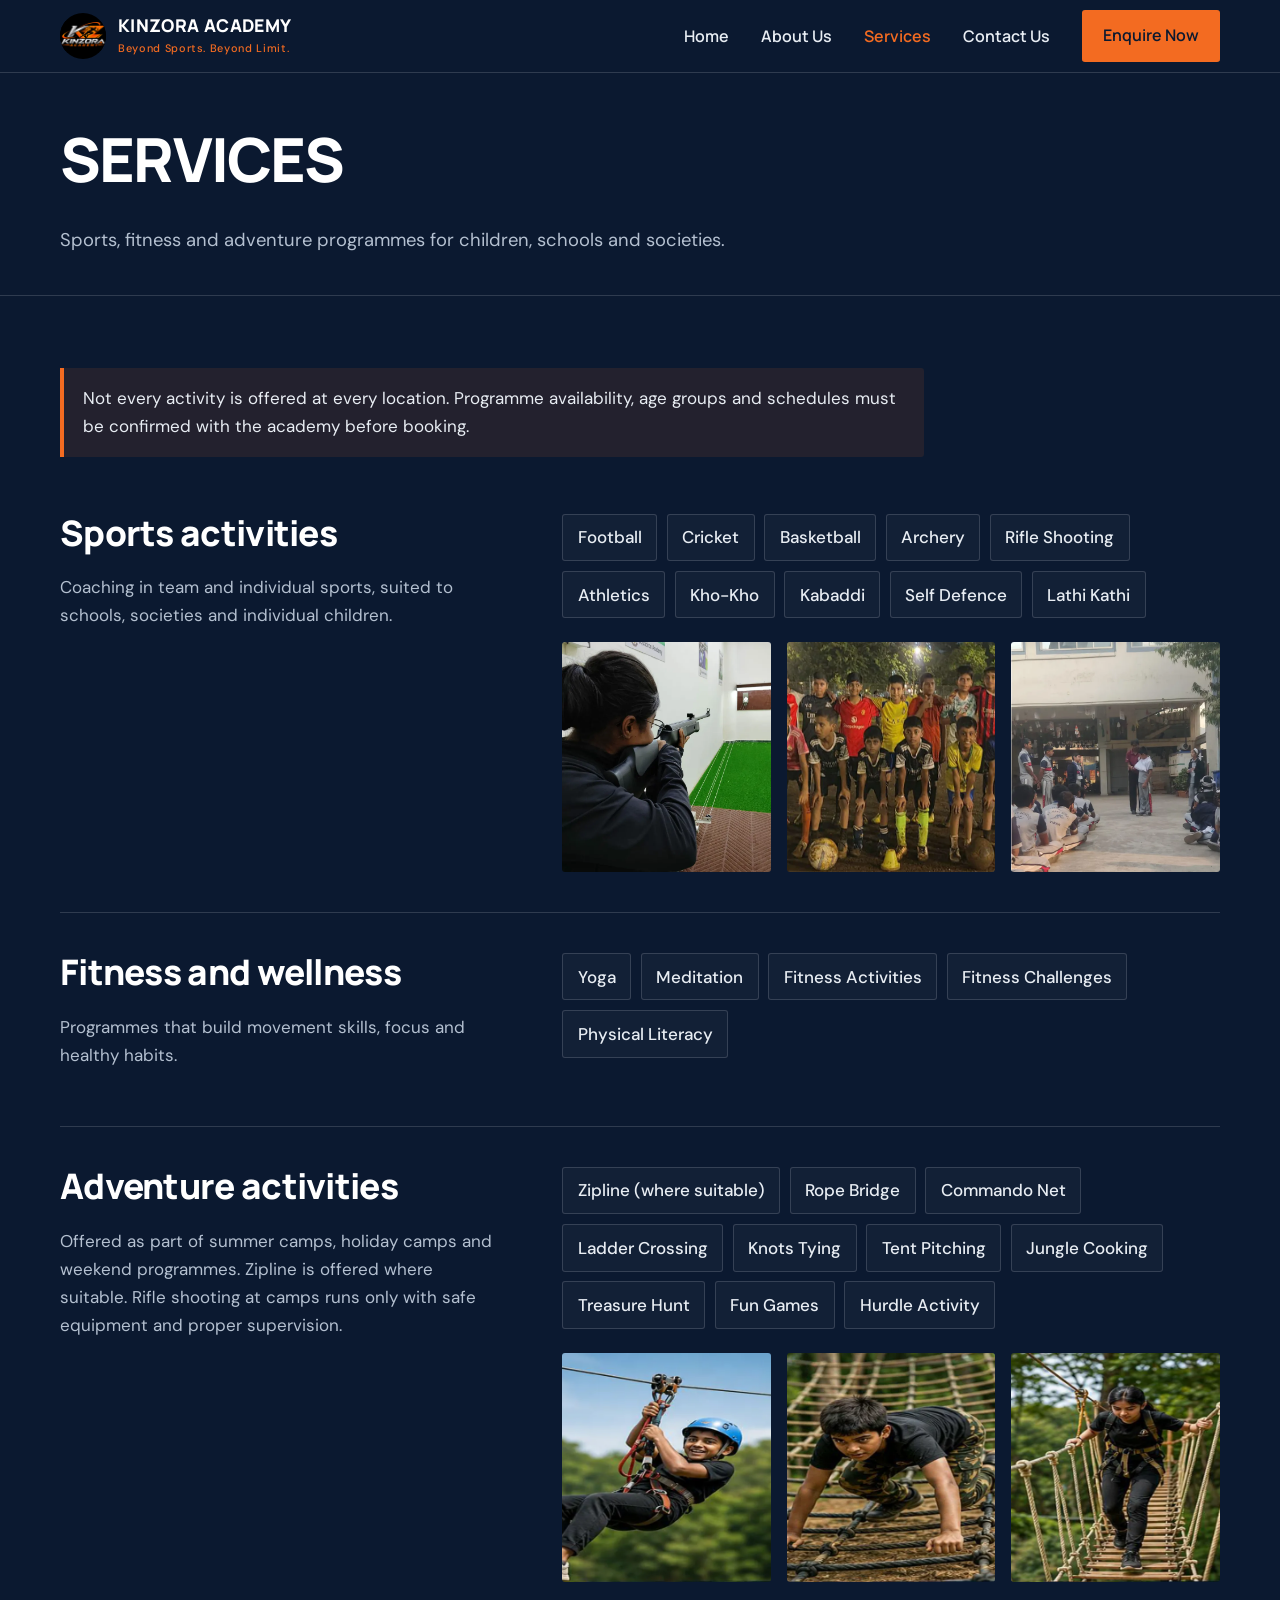
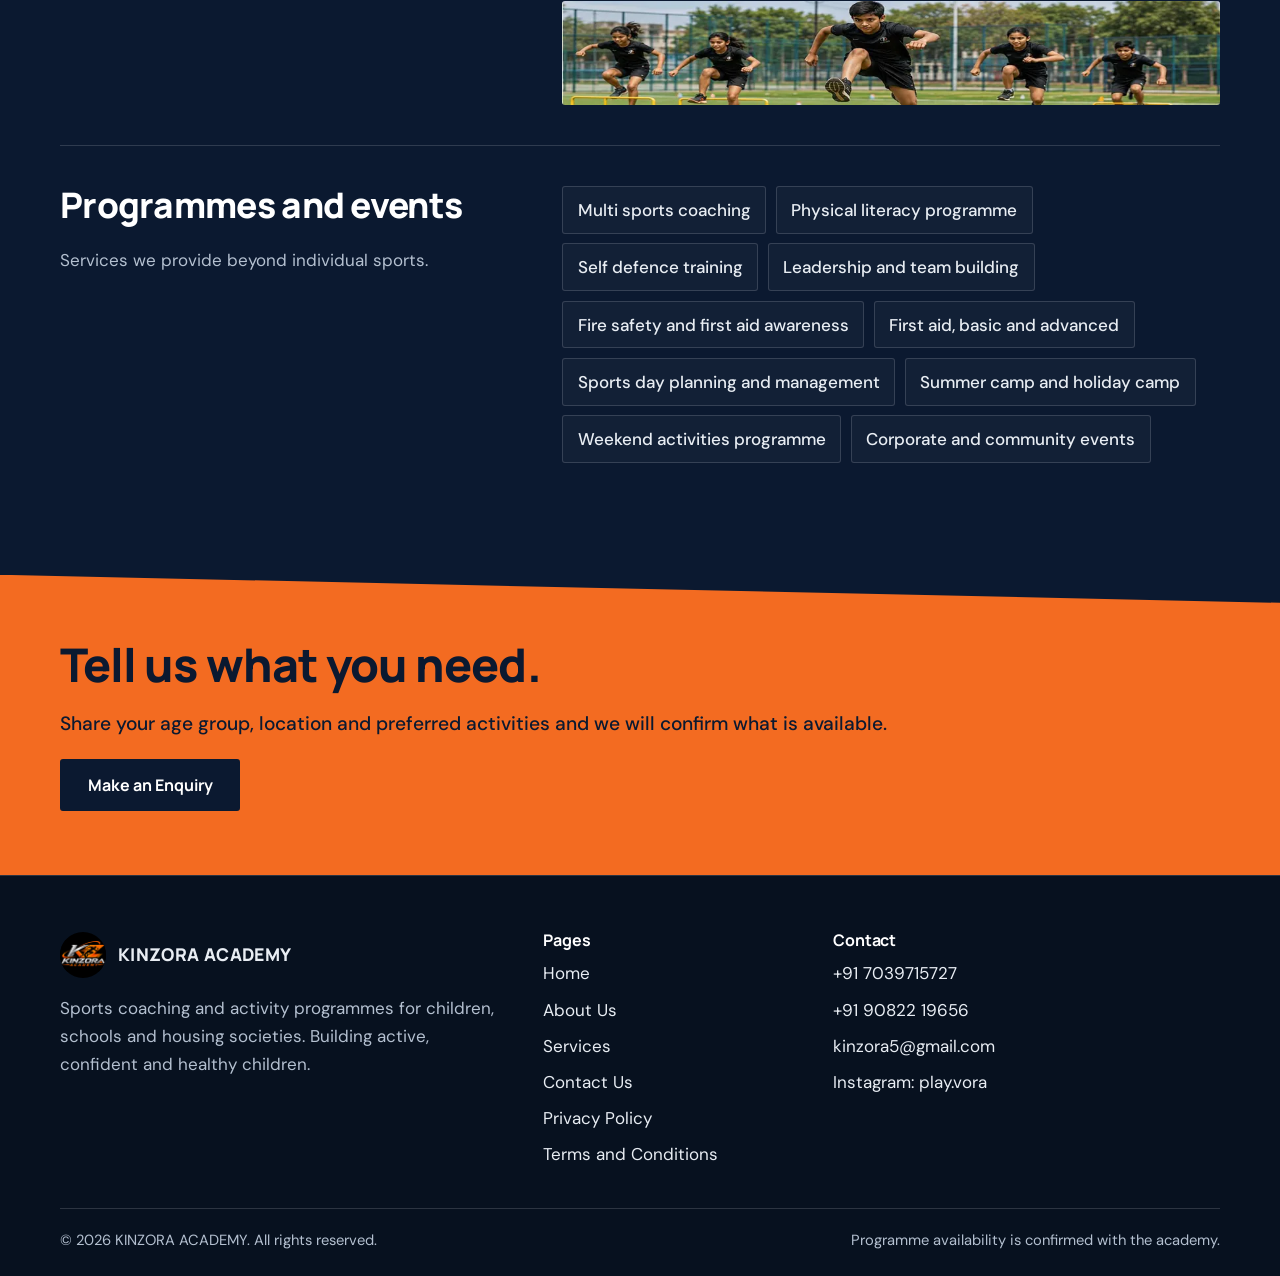
<file: services.html>
<!DOCTYPE html>
<html lang="en">
<head>
<meta charset="utf-8">
<meta name="viewport" content="width=device-width, initial-scale=1">
<title>Services | Sports, Fitness and Adventure | KINZORA ACADEMY</title>
<meta name="description" content="Football, cricket, archery, rifle shooting, yoga, physical literacy, adventure camps and more from KINZORA ACADEMY. Confirm availability with the academy.">
<link rel="canonical" href="https://satyaprakash0930.github.io/Play-Vora-/services.html">
<meta name="theme-color" content="#0B1930">
<meta property="og:type" content="website"><meta property="og:site_name" content="KINZORA ACADEMY">
<meta property="og:title" content="Services | Sports, Fitness and Adventure | KINZORA ACADEMY"><meta property="og:description" content="Football, cricket, archery, rifle shooting, yoga, physical literacy, adventure camps and more from KINZORA ACADEMY. Confirm availability with the academy.">
<meta property="og:url" content="https://satyaprakash0930.github.io/Play-Vora-/services.html"><meta property="og:image" content="https://satyaprakash0930.github.io/Play-Vora-/assets/images/kinzora-social-preview.jpg">
<meta name="twitter:card" content="summary_large_image"><meta name="twitter:title" content="Services | Sports, Fitness and Adventure | KINZORA ACADEMY">
<meta name="twitter:description" content="Football, cricket, archery, rifle shooting, yoga, physical literacy, adventure camps and more from KINZORA ACADEMY. Confirm availability with the academy."><meta name="twitter:image" content="https://satyaprakash0930.github.io/Play-Vora-/assets/images/kinzora-social-preview.jpg">
<link rel="icon" href="assets/favicon.svg" type="image/svg+xml">
<link rel="preconnect" href="https://fonts.googleapis.com"><link rel="preconnect" href="https://fonts.gstatic.com" crossorigin>
<link rel="stylesheet" href="https://fonts.googleapis.com/css2?family=DM+Sans:wght@400;500;700&family=Manrope:wght@600;700;800&display=swap">
<link rel="stylesheet" href="css/style.css">
</head>
<body>
<a class="skip" href="#main">Skip to content</a>
<header class="hdr"><div class="wrap">
<a class="brand" href="index.html"><img src="assets/images/kinzora-logo.png" alt="" width="180" height="177" style="width:46px;height:46px"><span>KINZORA ACADEMY<small>Beyond Sports. Beyond Limit.</small></span></a>
<button class="nav-btn" aria-expanded="false" aria-controls="site-nav">Menu</button>
<nav id="site-nav" class="nav" aria-label="Main"><a href="index.html">Home</a><a href="about.html">About Us</a><a href="services.html" aria-current="page">Services</a><a href="contact.html">Contact Us</a><a class="btn" href="contact.html">Enquire Now</a></nav>
</div></header>
<main id="main">
<section class="page-hero"><div class="wrap"><h1>Services</h1><p class="muted">Sports, fitness and adventure programmes for children, schools and societies.</p></div></section>
<section class="sec"><div class="wrap">
<p class="note">Not every activity is offered at every location. Programme availability, age groups and schedules must be confirmed with the academy before booking.</p>
<div class="cat" id="sports"><div><h2>Sports activities</h2><p class="muted">Coaching in team and individual sports, suited to schools, societies and individual children.</p></div>
<div><ul class="tags"><li>Football</li><li>Cricket</li><li>Basketball</li><li>Archery</li><li>Rifle Shooting</li><li>Athletics</li><li>Kho-Kho</li><li>Kabaddi</li><li>Self Defence</li><li>Lathi Kathi</li></ul><div class="photos three" style="margin-top:1.5rem"><figure><img src="assets/images/school-rifle.webp" alt="A student aiming an air rifle in an indoor range" width="733" height="1044" loading="lazy" decoding="async"></figure><figure><img src="assets/images/society-football.webp" alt="Boys in football jerseys with footballs on a floodlit ground" width="883" height="566" loading="lazy" decoding="async"></figure><figure><img src="assets/images/society-cricket.webp" alt="Children seated in a school courtyard during a cricket session" width="636" height="859" loading="lazy" decoding="async"></figure></div></div></div>
<div class="cat" id="fitness"><div><h2>Fitness and wellness</h2><p class="muted">Programmes that build movement skills, focus and healthy habits.</p></div>
<div><ul class="tags"><li>Yoga</li><li>Meditation</li><li>Fitness Activities</li><li>Fitness Challenges</li><li>Physical Literacy</li></ul></div></div>
<div class="cat" id="adventure"><div><h2>Adventure activities</h2><p class="muted">Offered as part of summer camps, holiday camps and weekend programmes. Zipline is offered where suitable. Rifle shooting at camps runs only with safe equipment and proper supervision.</p></div>
<div><ul class="tags"><li>Zipline (where suitable)</li><li>Rope Bridge</li><li>Commando Net</li><li>Ladder Crossing</li><li>Knots Tying</li><li>Tent Pitching</li><li>Jungle Cooking</li><li>Treasure Hunt</li><li>Fun Games</li><li>Hurdle Activity</li></ul><div class="photos three" style="margin-top:1.5rem"><figure><img src="assets/images/zipline.webp" alt="A child in a helmet on a zipline" width="703" height="518" loading="lazy" decoding="async"></figure><figure><img src="assets/images/commando-net.webp" alt="A child crawling across a commando net" width="655" height="518" loading="lazy" decoding="async"></figure><figure><img src="assets/images/rope-bridge.webp" alt="A girl crossing a rope bridge" width="634" height="518" loading="lazy" decoding="async"></figure></div>
<img src="assets/images/hurdles.webp" alt="Five children in black t-shirts jumping hurdles on a sports field" width="1000" height="158" loading="lazy" decoding="async" class="wide-photo"></div></div>
<div class="cat" id="programmes"><div><h2>Programmes and events</h2><p class="muted">Services we provide beyond individual sports.</p></div>
<div><ul class="tags"><li>Multi sports coaching</li><li>Physical literacy programme</li><li>Self defence training</li><li>Leadership and team building</li><li>Fire safety and first aid awareness</li><li>First aid, basic and advanced</li><li>Sports day planning and management</li><li>Summer camp and holiday camp</li><li>Weekend activities programme</li><li>Corporate and community events</li></ul></div></div>
</div></section>
<section class="cta"><div class="wrap"><h2>Tell us what you need.</h2><p>Share your age group, location and preferred activities and we will confirm what is available.</p><a class="btn" href="contact.html">Make an Enquiry</a></div></section>

</main>
<footer class="ftr"><div class="wrap">
<div class="grid">
<div><a class="brand" href="index.html"><img src="assets/images/kinzora-logo.png" alt="" width="180" height="177" loading="lazy" style="width:46px;height:46px"><span>KINZORA ACADEMY</span></a>
<p class="muted" style="margin-top:1rem">Sports coaching and activity programmes for children, schools and housing societies. Building active, confident and healthy children.</p></div>
<div><h3>Pages</h3><ul><li><a href="index.html">Home</a></li><li><a href="about.html">About Us</a></li><li><a href="services.html">Services</a></li><li><a href="contact.html">Contact Us</a></li><li><a href="privacy.html">Privacy Policy</a></li><li><a href="terms.html">Terms and Conditions</a></li></ul></div>
<div><h3>Contact</h3><ul>
<li><a href="tel:+917039715727">+91 7039715727</a></li><li><a href="tel:+919082219656">+91 90822 19656</a></li>
<li><a href="mailto:kinzora5@gmail.com">kinzora5@gmail.com</a></li>
<li><a href="https://www.instagram.com/play.vora/" target="_blank" rel="noopener noreferrer">Instagram: play.vora</a></li></ul></div>
</div>
<div class="legal"><span>&copy; <span id="year">2026</span> KINZORA ACADEMY. All rights reserved.</span><span>Programme availability is confirmed with the academy.</span></div>
</div></footer>
<script src="js/main.js" defer></script>
</body>
</html>
</file>
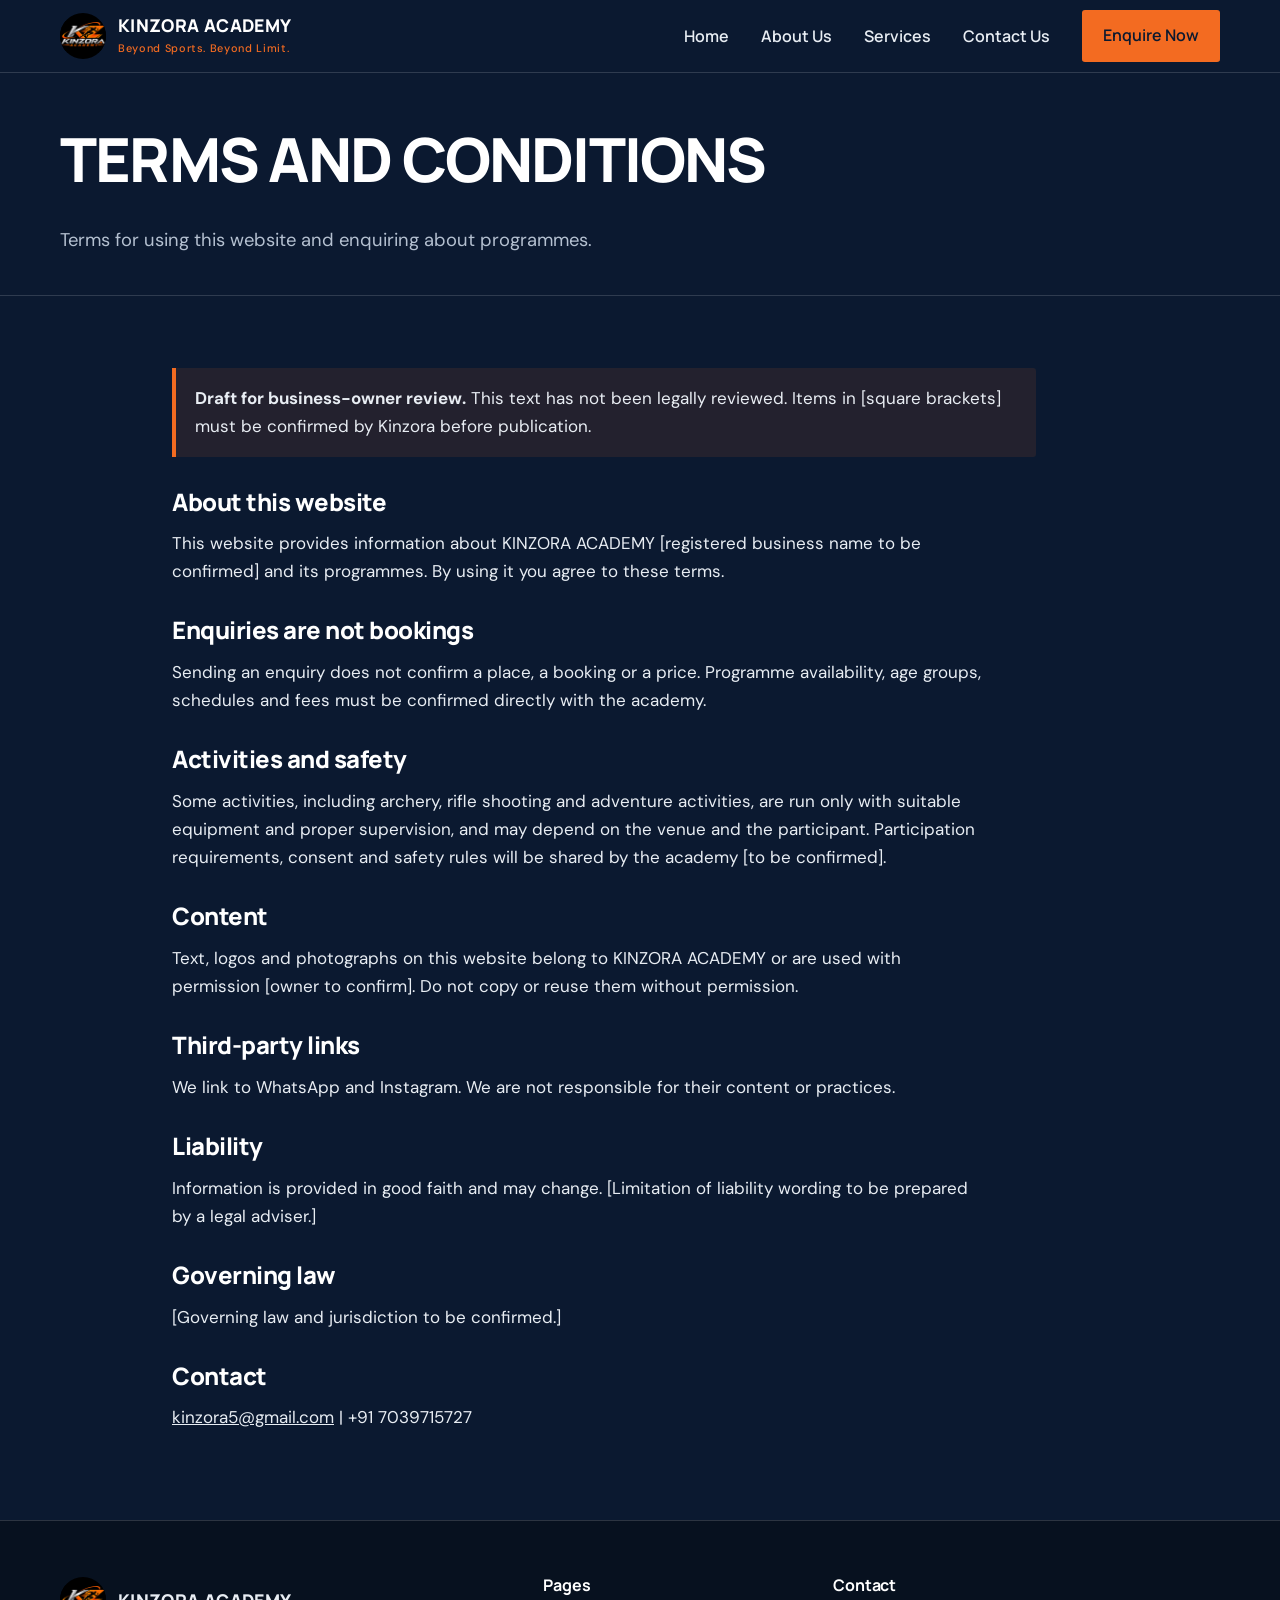
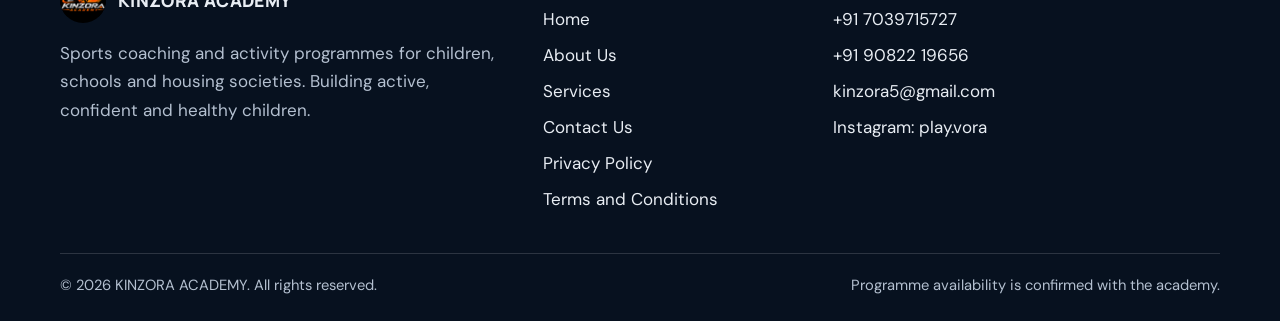
<file: terms.html>
<!DOCTYPE html>
<html lang="en">
<head>
<meta charset="utf-8">
<meta name="viewport" content="width=device-width, initial-scale=1">
<title>Terms and Conditions | KINZORA ACADEMY</title>
<meta name="description" content="Terms and conditions draft for the KINZORA ACADEMY website.">
<link rel="canonical" href="https://satyaprakash0930.github.io/Play-Vora-/terms.html">
<meta name="theme-color" content="#0B1930">
<meta property="og:type" content="website"><meta property="og:site_name" content="KINZORA ACADEMY">
<meta property="og:title" content="Terms and Conditions | KINZORA ACADEMY"><meta property="og:description" content="Terms and conditions draft for the KINZORA ACADEMY website.">
<meta property="og:url" content="https://satyaprakash0930.github.io/Play-Vora-/terms.html"><meta property="og:image" content="https://satyaprakash0930.github.io/Play-Vora-/assets/images/kinzora-social-preview.jpg">
<meta name="twitter:card" content="summary_large_image"><meta name="twitter:title" content="Terms and Conditions | KINZORA ACADEMY">
<meta name="twitter:description" content="Terms and conditions draft for the KINZORA ACADEMY website."><meta name="twitter:image" content="https://satyaprakash0930.github.io/Play-Vora-/assets/images/kinzora-social-preview.jpg">
<link rel="icon" href="assets/favicon.svg" type="image/svg+xml">
<link rel="preconnect" href="https://fonts.googleapis.com"><link rel="preconnect" href="https://fonts.gstatic.com" crossorigin>
<link rel="stylesheet" href="https://fonts.googleapis.com/css2?family=DM+Sans:wght@400;500;700&family=Manrope:wght@600;700;800&display=swap">
<link rel="stylesheet" href="css/style.css">
</head>
<body>
<a class="skip" href="#main">Skip to content</a>
<header class="hdr"><div class="wrap">
<a class="brand" href="index.html"><img src="assets/images/kinzora-logo.png" alt="" width="180" height="177" style="width:46px;height:46px"><span>KINZORA ACADEMY<small>Beyond Sports. Beyond Limit.</small></span></a>
<button class="nav-btn" aria-expanded="false" aria-controls="site-nav">Menu</button>
<nav id="site-nav" class="nav" aria-label="Main"><a href="index.html">Home</a><a href="about.html">About Us</a><a href="services.html">Services</a><a href="contact.html">Contact Us</a><a class="btn" href="contact.html">Enquire Now</a></nav>
</div></header>
<main id="main">
<section class="page-hero"><div class="wrap"><h1>Terms and Conditions</h1><p class="muted">Terms for using this website and enquiring about programmes.</p></div></section><section class="sec"><div class="wrap doc"><p class="note"><strong>Draft for business-owner review.</strong> This text has not been legally reviewed. Items in [square brackets] must be confirmed by Kinzora before publication.</p>
<h2>About this website</h2><p>This website provides information about KINZORA ACADEMY [registered business name to be confirmed] and its programmes. By using it you agree to these terms.</p>
<h2>Enquiries are not bookings</h2><p>Sending an enquiry does not confirm a place, a booking or a price. Programme availability, age groups, schedules and fees must be confirmed directly with the academy.</p>
<h2>Activities and safety</h2><p>Some activities, including archery, rifle shooting and adventure activities, are run only with suitable equipment and proper supervision, and may depend on the venue and the participant. Participation requirements, consent and safety rules will be shared by the academy [to be confirmed].</p>
<h2>Content</h2><p>Text, logos and photographs on this website belong to KINZORA ACADEMY or are used with permission [owner to confirm]. Do not copy or reuse them without permission.</p>
<h2>Third-party links</h2><p>We link to WhatsApp and Instagram. We are not responsible for their content or practices.</p>
<h2>Liability</h2><p>Information is provided in good faith and may change. [Limitation of liability wording to be prepared by a legal adviser.]</p>
<h2>Governing law</h2><p>[Governing law and jurisdiction to be confirmed.]</p>
<h2>Contact</h2><p><a href="mailto:kinzora5@gmail.com">kinzora5@gmail.com</a> | +91 7039715727</p></div></section>
</main>
<footer class="ftr"><div class="wrap">
<div class="grid">
<div><a class="brand" href="index.html"><img src="assets/images/kinzora-logo.png" alt="" width="180" height="177" loading="lazy" style="width:46px;height:46px"><span>KINZORA ACADEMY</span></a>
<p class="muted" style="margin-top:1rem">Sports coaching and activity programmes for children, schools and housing societies. Building active, confident and healthy children.</p></div>
<div><h3>Pages</h3><ul><li><a href="index.html">Home</a></li><li><a href="about.html">About Us</a></li><li><a href="services.html">Services</a></li><li><a href="contact.html">Contact Us</a></li><li><a href="privacy.html">Privacy Policy</a></li><li><a href="terms.html">Terms and Conditions</a></li></ul></div>
<div><h3>Contact</h3><ul>
<li><a href="tel:+917039715727">+91 7039715727</a></li><li><a href="tel:+919082219656">+91 90822 19656</a></li>
<li><a href="mailto:kinzora5@gmail.com">kinzora5@gmail.com</a></li>
<li><a href="https://www.instagram.com/play.vora/" target="_blank" rel="noopener noreferrer">Instagram: play.vora</a></li></ul></div>
</div>
<div class="legal"><span>&copy; <span id="year">2026</span> KINZORA ACADEMY. All rights reserved.</span><span>Programme availability is confirmed with the academy.</span></div>
</div></footer>
<script src="js/main.js" defer></script>
</body>
</html>
</file>
<file: css/style.css>
/* KINZORA ACADEMY - static site stylesheet. Mobile-first. */
:root{
  --navy:#0B1930;--navy2:#122743;--orange:#F36B21;--white:#fff;--grey:#E8EDF3;
  --muted:#B4C0D0;--line:rgba(232,237,243,.16);--r:3px;--max:1160px;
  --head:"Manrope",system-ui,-apple-system,"Segoe UI",Arial,sans-serif;
  --body:"DM Sans",system-ui,-apple-system,"Segoe UI",Arial,sans-serif;
}
*,*::before,*::after{box-sizing:border-box}
html{scroll-behavior:smooth;-webkit-text-size-adjust:100%}
body{margin:0;background:var(--navy);color:var(--grey);font:400 1.0625rem/1.65 var(--body);overflow-x:hidden}
img{display:block;max-width:100%;height:auto}
a{color:inherit}
h1,h2,h3{font-family:var(--head);color:var(--white);line-height:1.1;margin:0 0 .6em;letter-spacing:-.02em}
h1{font-size:clamp(2.5rem,8vw,5rem);font-weight:800;text-transform:uppercase;letter-spacing:-.03em;line-height:.98}
h2{font-size:clamp(1.8rem,4.2vw,2.9rem);font-weight:800}
h3{font-size:1.25rem;font-weight:700;letter-spacing:-.01em}
p{margin:0 0 1em;max-width:68ch}
ul{margin:0;padding:0;list-style:none}
:focus-visible{outline:3px solid var(--orange);outline-offset:3px}
.skip{position:absolute;left:-999px;top:0;background:var(--orange);color:var(--navy);padding:.7rem 1rem;z-index:100;font-weight:700}
.skip:focus{left:0}
.wrap{width:min(100% - 2.5rem,var(--max));margin-inline:auto}
.sec{padding:4.5rem 0}
.sec.alt{background:var(--navy2)}
.sec.light{background:var(--grey);color:var(--navy)}
.sec.light h2,.sec.light h3{color:var(--navy)}
.lead{font-size:1.2rem;color:var(--white)}
.muted{color:var(--muted)}
.light .muted{color:#3b4d66}

/* buttons: rectangular, no pills */
.btn{display:inline-block;font:700 1rem/1 var(--head);padding:1rem 1.6rem;border-radius:var(--r);border:2px solid var(--orange);background:var(--orange);color:var(--navy);text-decoration:none;cursor:pointer;transition:background .2s,color .2s,border-color .2s}
.btn:hover{background:var(--white);border-color:var(--white)}
.btn.ghost{background:transparent;color:var(--white);border-color:rgba(255,255,255,.55)}
.btn.ghost:hover{background:var(--white);color:var(--navy);border-color:var(--white)}
.btn-row{display:flex;flex-wrap:wrap;gap:.9rem;margin-top:1.8rem}

/* header */
.hdr{position:sticky;top:0;z-index:50;background:var(--navy);border-bottom:1px solid var(--line)}
.hdr .wrap{display:flex;align-items:center;justify-content:space-between;min-height:72px;gap:1rem}
.brand{display:flex;align-items:center;gap:.75rem;text-decoration:none;font:800 1.1rem/1 var(--head);color:var(--white);letter-spacing:.02em}
.brand img{border-radius:50%}
.brand small{display:block;font:500 .72rem/1.3 var(--body);color:var(--muted);letter-spacing:.04em}
.nav-btn{background:none;border:1px solid var(--line);color:var(--white);padding:.6rem .85rem;border-radius:var(--r);font:600 .95rem var(--head);cursor:pointer}
.nav{display:none;position:absolute;left:0;right:0;top:100%;background:var(--navy);border-bottom:1px solid var(--line);padding:1rem 1.25rem 1.5rem}
.nav.open{display:block}
.nav a{display:block;padding:.85rem 0;text-decoration:none;font:600 1.05rem var(--head);border-bottom:1px solid var(--line)}
.nav a[aria-current=page]{color:var(--orange)}
.nav a.btn{margin-top:1rem;text-align:center;border-bottom:2px solid var(--orange)}
@media(min-width:900px){
  .nav-btn{display:none}
  .nav{display:flex;position:static;border:0;padding:0;align-items:center;gap:2rem;background:none}
  .nav a{border:0;padding:.4rem 0;font-size:1rem}
  .nav a:not(.btn):hover{color:var(--orange)}
  .nav a.btn{margin:0;padding:.85rem 1.3rem}
}

/* hero */
.hero{padding:3rem 0 4rem;overflow:hidden}
.hero .wrap{display:grid;gap:2.5rem;align-items:center}
.hero p{font-size:1.2rem;color:var(--grey);margin-top:1.4rem}
.hero-img{position:relative;padding:0 0 1.2rem 1.2rem}
.hero-img::before{content:"";position:absolute;inset:1.2rem 1.2rem 0 0;background:var(--orange);clip-path:polygon(0 0,100% 0,100% 100%,0 100%);z-index:0}
.hero-img img{position:relative;z-index:1;width:100%;aspect-ratio:4/3;object-fit:cover;clip-path:polygon(0 0,100% 0,100% calc(100% - 56px),calc(100% - 56px) 100%,0 100%)}
@media(min-width:900px){.hero{padding:5rem 0 6rem}.hero .wrap{grid-template-columns:1.15fr .85fr}}
.page-hero{padding:3.5rem 0 2.5rem;border-bottom:1px solid var(--line)}
.page-hero h1{font-size:clamp(2.1rem,6vw,3.8rem)}
.page-hero p{font-size:1.15rem;margin:0}

/* layout helpers */
.split{display:grid;gap:2.5rem}
@media(min-width:860px){.split{grid-template-columns:1fr 1fr;gap:4rem}.split.wide-l{grid-template-columns:1.2fr .8fr}}
.tick li{padding:.9rem 0 .9rem 1.1rem;border-left:4px solid var(--orange);margin-bottom:.7rem;background:rgba(11,25,48,.06);font-weight:500}
.sec:not(.light) .tick li{background:rgba(255,255,255,.04)}
.light .tick li{color:var(--navy)}

/* cards */
.cards{display:grid;gap:1.4rem}
@media(min-width:760px){.cards{grid-template-columns:repeat(3,1fr)}}
.card{position:relative;background:var(--navy2);border:1px solid var(--line);border-radius:var(--r);overflow:hidden;transition:border-color .2s,transform .2s}
.sec.alt .card{background:var(--navy)}
.card:hover,.card:focus-within{border-color:var(--orange);transform:translateY(-3px)}
.card img{width:100%;aspect-ratio:4/3;object-fit:cover}
.card .body{padding:1.4rem}
.card h3 a{text-decoration:none}
.card h3 a::after{content:"";position:absolute;inset:0}
.card p{color:var(--muted);margin:0}

/* activity lists */
.tags{display:flex;flex-wrap:wrap;gap:.6rem}
.tags li{border:1px solid var(--line);border-radius:var(--r);padding:.55rem .9rem;font-weight:500;background:rgba(255,255,255,.03)}
.light .tags li{border-color:rgba(11,25,48,.25);background:#fff;color:var(--navy)}
.cat{display:grid;gap:1.5rem;padding:2.5rem 0;border-top:1px solid var(--line)}
.cat:first-of-type{border-top:0}
@media(min-width:860px){.cat{grid-template-columns:.8fr 1.2fr;gap:4rem}}
.cat h2{font-size:clamp(1.6rem,3.4vw,2.2rem)}

/* photo grids */
.photos{display:grid;gap:1rem;grid-template-columns:repeat(2,1fr)}
@media(min-width:860px){.photos.four{grid-template-columns:repeat(4,1fr)}.photos.three{grid-template-columns:repeat(3,1fr)}}
.photos img{width:100%;aspect-ratio:1/1.1;object-fit:cover;border-radius:var(--r)}
.photos figcaption{font-size:.92rem;color:var(--muted);margin-top:.4rem}
.photos figure{margin:0}
.wide-photo{width:100%;border-radius:var(--r);margin-top:1.2rem}
.note{border-left:4px solid var(--orange);padding:1rem 1.2rem;background:rgba(243,107,33,.1);border-radius:0 var(--r) var(--r) 0;max-width:72ch}
.light .note{color:var(--navy)}
.placeholder{border:2px dashed var(--orange);padding:1rem 1.2rem;border-radius:var(--r)}

/* CTA band */
.cta{background:var(--orange);color:var(--navy);padding:4rem 0;clip-path:polygon(0 0,100% 28px,100% 100%,0 100%)}
.cta h2{color:var(--navy);margin-bottom:.4em}
.cta p{font-size:1.2rem;font-weight:500}
.cta .btn{background:var(--navy);border-color:var(--navy);color:var(--white)}
.cta .btn:hover{background:var(--white);border-color:var(--white);color:var(--navy)}

/* footer */
.ftr{background:#07111f;padding:3.5rem 0 1.5rem;border-top:1px solid var(--line)}
.ftr .grid{display:grid;gap:2rem}
@media(min-width:860px){.ftr .grid{grid-template-columns:1.4fr .8fr 1.2fr}}
.ftr h3{font-size:1rem;color:var(--white)}
.ftr li{margin-bottom:.5rem}
.ftr a{text-decoration:none;color:var(--grey)}
.ftr a:hover{color:var(--orange);text-decoration:underline}
.ftr .legal{border-top:1px solid var(--line);margin-top:2rem;padding-top:1.2rem;font-size:.92rem;color:var(--muted);display:flex;flex-wrap:wrap;gap:.6rem 1.5rem;justify-content:space-between}

/* forms */
.tabs{display:flex;flex-wrap:wrap;gap:.5rem;margin-bottom:1.5rem}
.tabs button{font:700 .98rem var(--head);padding:.85rem 1.2rem;border-radius:var(--r);border:1px solid var(--line);background:transparent;color:var(--white);cursor:pointer}
.tabs button[aria-selected=true]{background:var(--orange);color:var(--navy);border-color:var(--orange)}
.js .panel[hidden]{display:none}
.panel{margin-bottom:3rem}
form{display:grid;gap:1.1rem;background:var(--navy2);border:1px solid var(--line);padding:1.5rem;border-radius:var(--r)}
@media(min-width:700px){form .two{display:grid;grid-template-columns:1fr 1fr;gap:1.1rem}}
label,legend{display:block;font-weight:600;color:var(--white);margin-bottom:.35rem;font-size:.98rem}
.req{color:var(--orange)}
input[type=text],input[type=tel],input[type=email],input[type=number],textarea{width:100%;font:inherit;color:var(--navy);background:var(--white);border:2px solid transparent;border-radius:var(--r);padding:.8rem .9rem}
textarea{min-height:110px;resize:vertical}
input[aria-invalid=true],textarea[aria-invalid=true]{border-color:#ff8a8a}
fieldset{border:0;padding:0;margin:0}
.checks{display:grid;gap:.4rem;grid-template-columns:repeat(auto-fill,minmax(180px,1fr))}
.checks label{display:flex;gap:.5rem;align-items:center;font-weight:400;margin:0}
.checks input{width:1.1rem;height:1.1rem;accent-color:var(--orange)}
.err{color:#ffb3b3;font-size:.92rem;margin:.3rem 0 0;min-height:0}
.err:empty{display:none}
.form-note{font-size:.95rem;color:var(--muted);margin:0}
.contact-list li{margin-bottom:1rem}
.contact-list strong{display:block;color:var(--white)}
.doc h2{font-size:1.5rem;margin-top:2rem}
.doc{max-width:78ch}

/* scroll reveal (only when JS + motion allowed) */
@media(prefers-reduced-motion:no-preference){
  .js .reveal{opacity:0;transform:translateY(12px);transition:opacity .5s ease,transform .5s ease}
  .js .reveal.in{opacity:1;transform:none}
}
@media(prefers-reduced-motion:reduce){html{scroll-behavior:auto}*{transition:none!important;animation:none!important}}

/* KINZORA brand gallery */
.eyebrow{font:700 .78rem/1.2 var(--head);letter-spacing:.16em;color:var(--orange);margin:0 0 .7rem;text-transform:uppercase}.gallery-heading{display:flex;align-items:end;justify-content:space-between;gap:2rem;margin-bottom:2rem}.gallery-grid{display:grid;grid-template-columns:repeat(3,minmax(0,1fr));gap:1rem}.gallery-item{position:relative;margin:0;overflow:hidden;background:#07111f;border:1px solid var(--line)}.gallery-item img{width:100%;height:290px;object-fit:cover;transition:transform .35s ease}.gallery-item:hover img{transform:scale(1.035)}.gallery-item figcaption{padding:.85rem 1rem;color:var(--white);font:700 .95rem var(--head);border-top:1px solid var(--line)}.brand img{object-fit:contain;background:#000}.brand small{display:block;font:500 .68rem/1.3 var(--body);letter-spacing:.06em;color:var(--orange);margin-top:.35rem}@media(max-width:760px){.gallery-heading{align-items:flex-start;flex-direction:column}.gallery-grid{grid-template-columns:repeat(2,minmax(0,1fr))}.gallery-item img{height:230px}}@media(max-width:460px){.gallery-grid{grid-template-columns:1fr}.gallery-item img{height:260px}}@media(prefers-reduced-motion:reduce){.gallery-item img{transition:none}}

/* Founder profile */
.founder-section{background:#0b1930}
.founder-section> .wrap>h2{margin-bottom:2rem}
.founder-layout{display:grid;grid-template-columns:minmax(260px,.72fr) minmax(0,1.5fr);gap:clamp(2rem,5vw,4.5rem);align-items:start}
.founder-photo-wrap{position:sticky;top:2rem;margin:0}
.founder-photo-wrap img{display:block;width:100%;max-height:680px;object-fit:cover;object-position:center 35%;border:1px solid var(--line);border-radius:var(--r)}
.founder-photo-caption{font-size:.9rem;color:var(--muted);margin:.8rem 0 0}
.founder-copy h3{color:var(--orange);font-size:1.05rem;letter-spacing:.035em;margin:1.4rem 0 .65rem}
.founder-copy h3:first-child{margin-top:0}
.founder-copy p{max-width:75ch;line-height:1.8;color:var(--grey)}
.founder-copy .founder-lead{font:800 clamp(1.35rem,2.6vw,2rem)/1.25 var(--head);color:var(--white);margin:.6rem 0 1.5rem}
@media(max-width:760px){.founder-layout{grid-template-columns:1fr}.founder-photo-wrap{position:static;max-width:520px}.founder-photo-wrap img{max-height:620px}}
</file>
